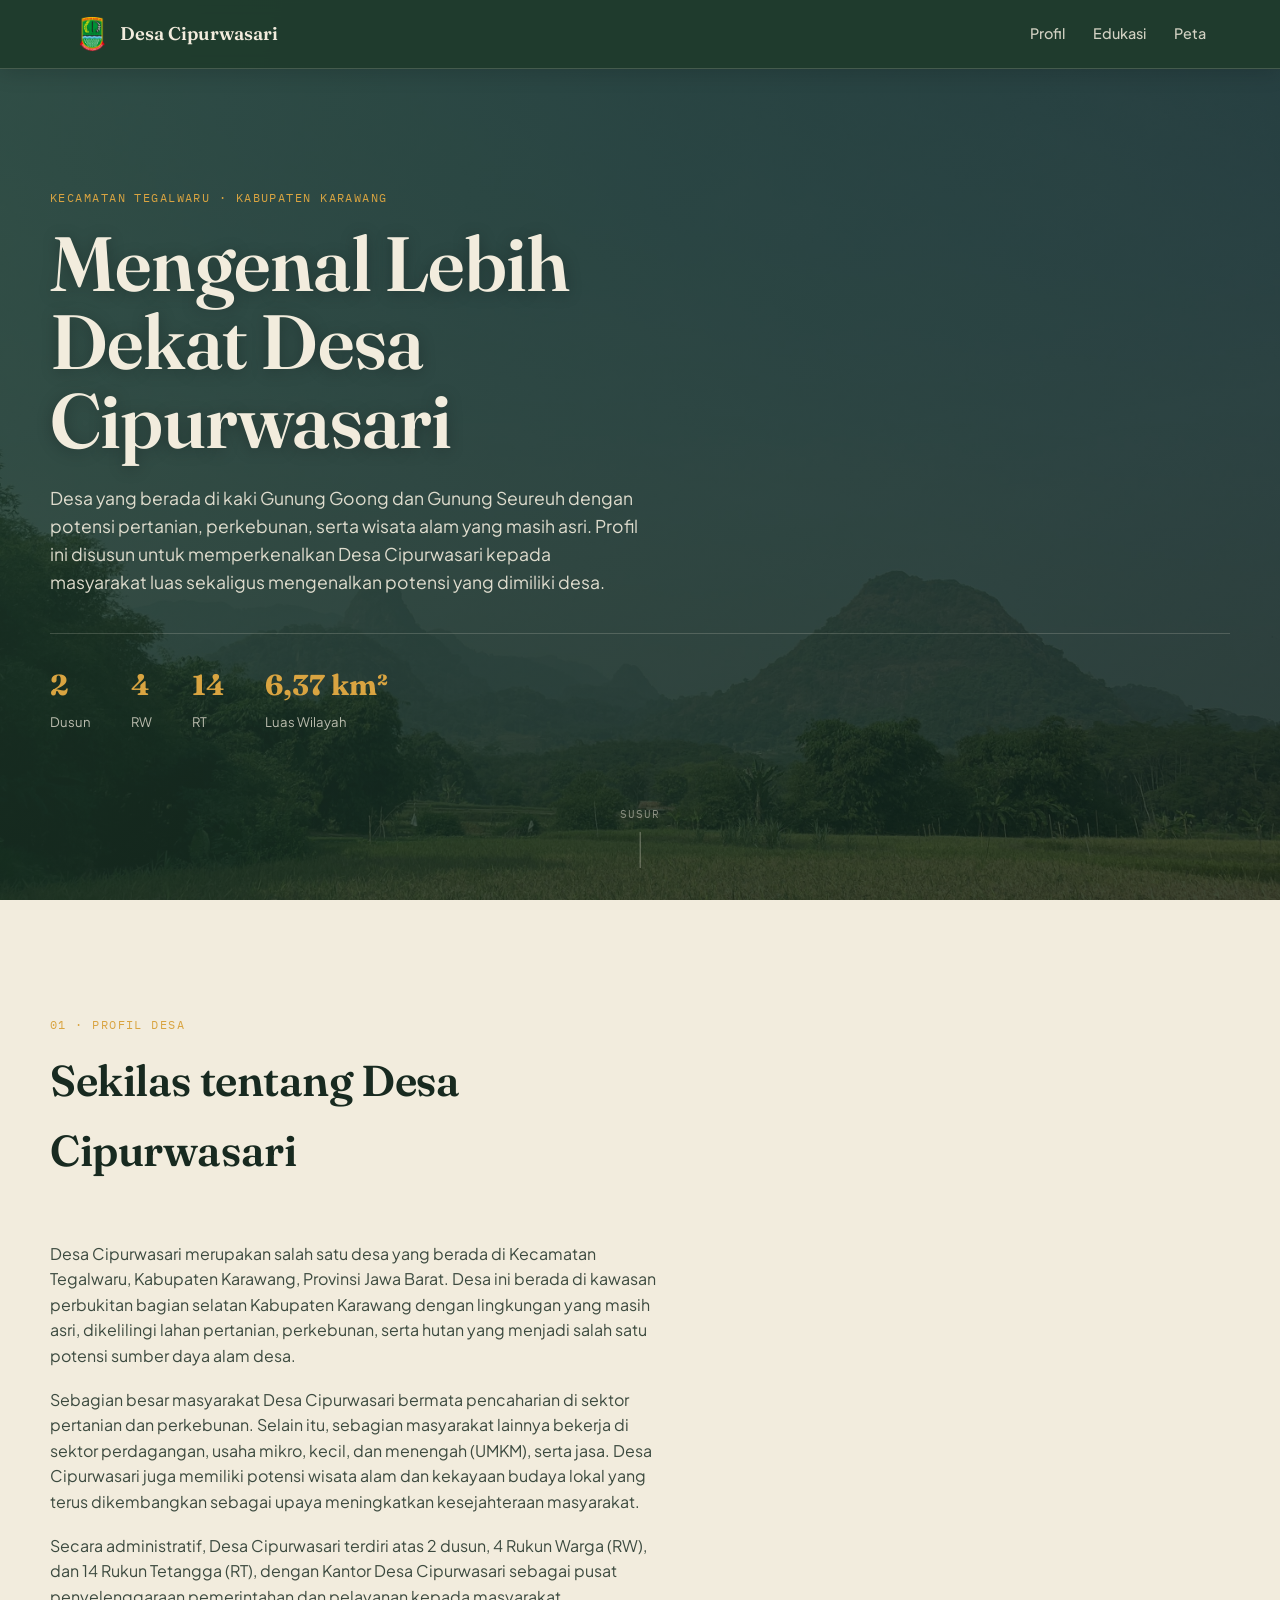
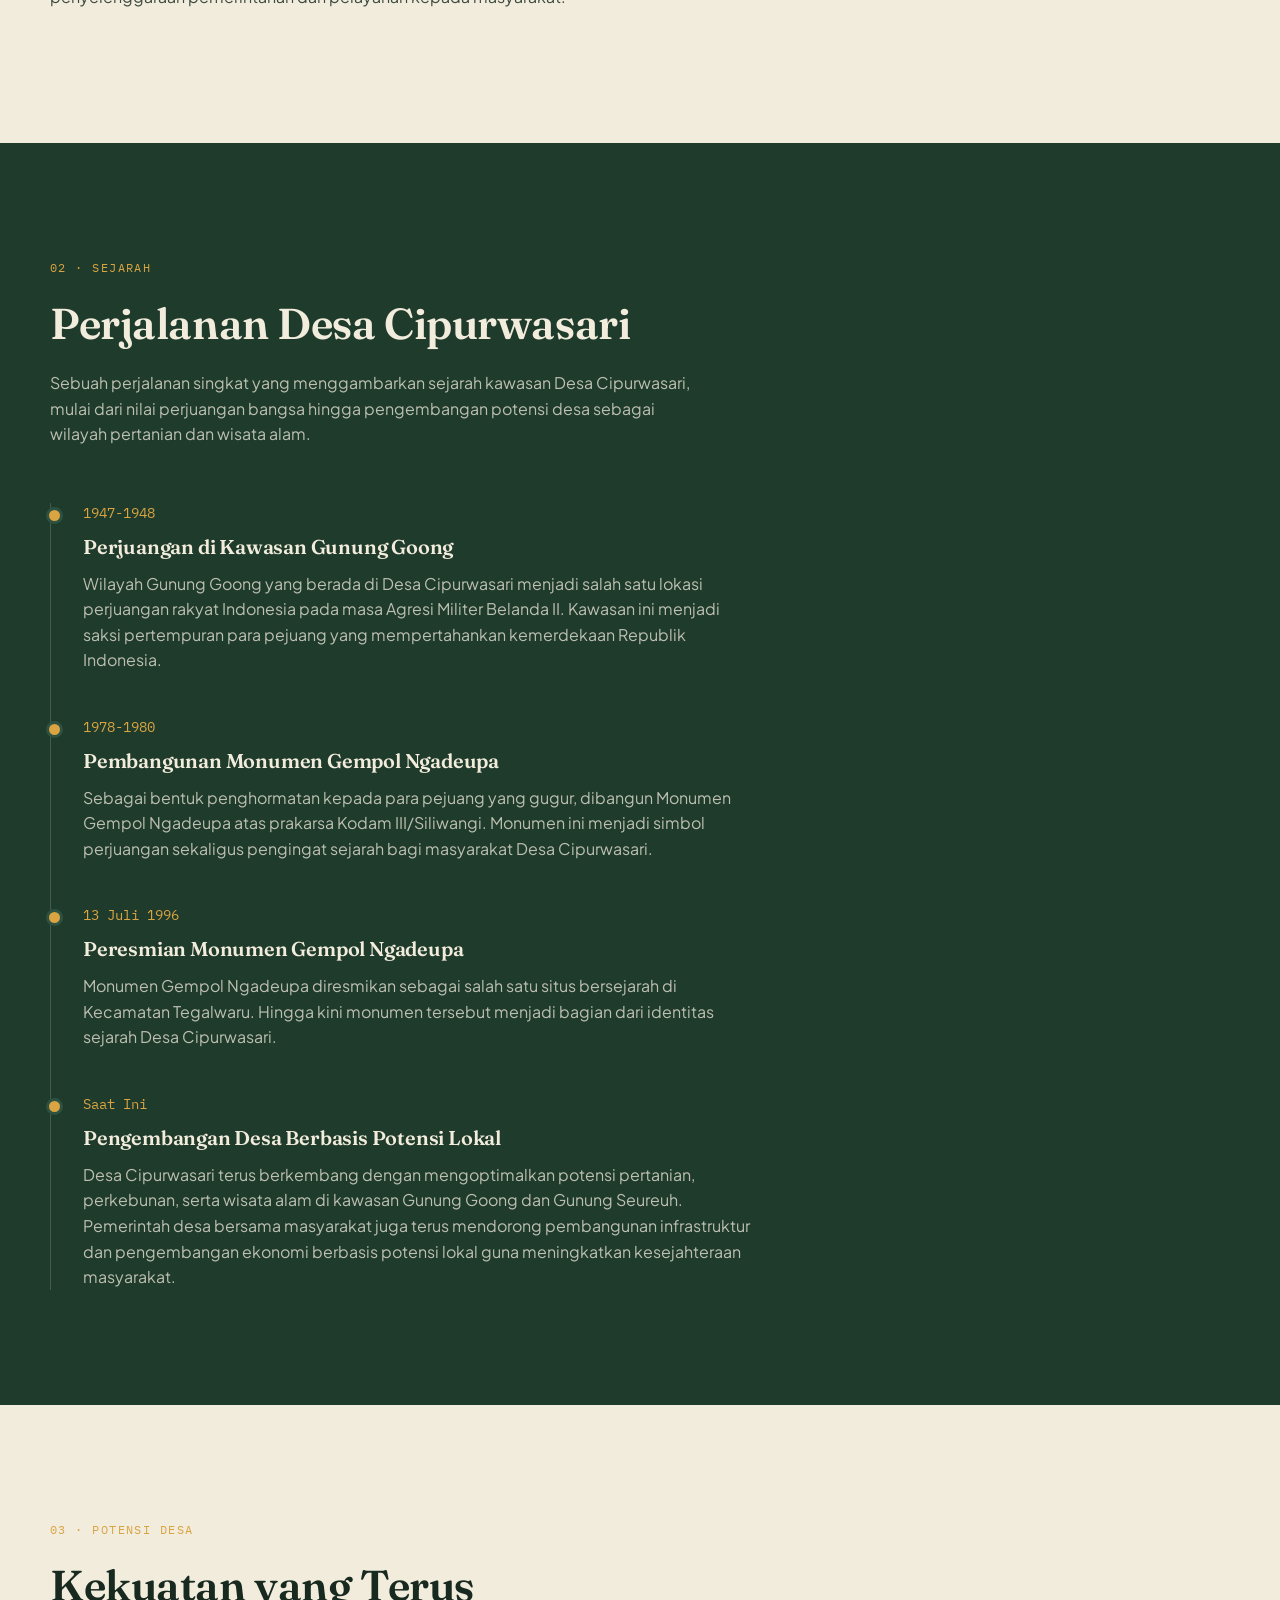
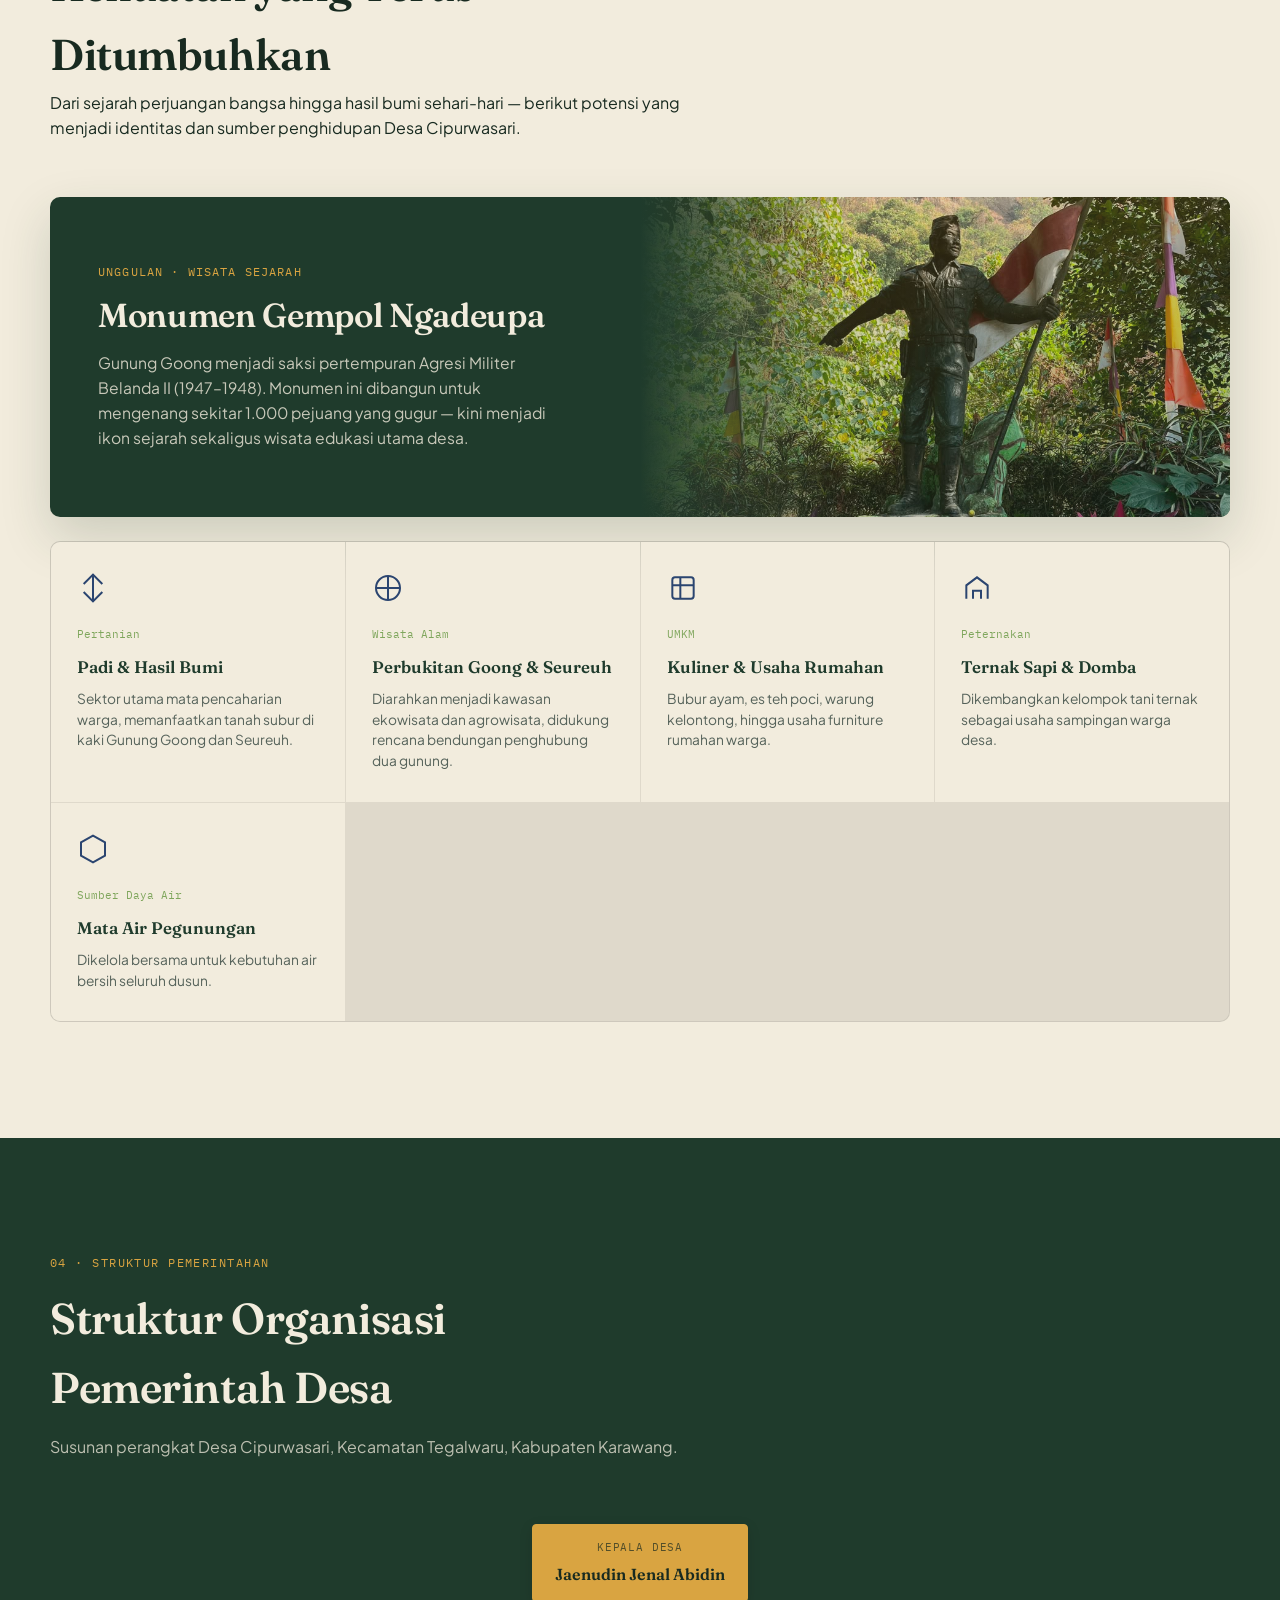
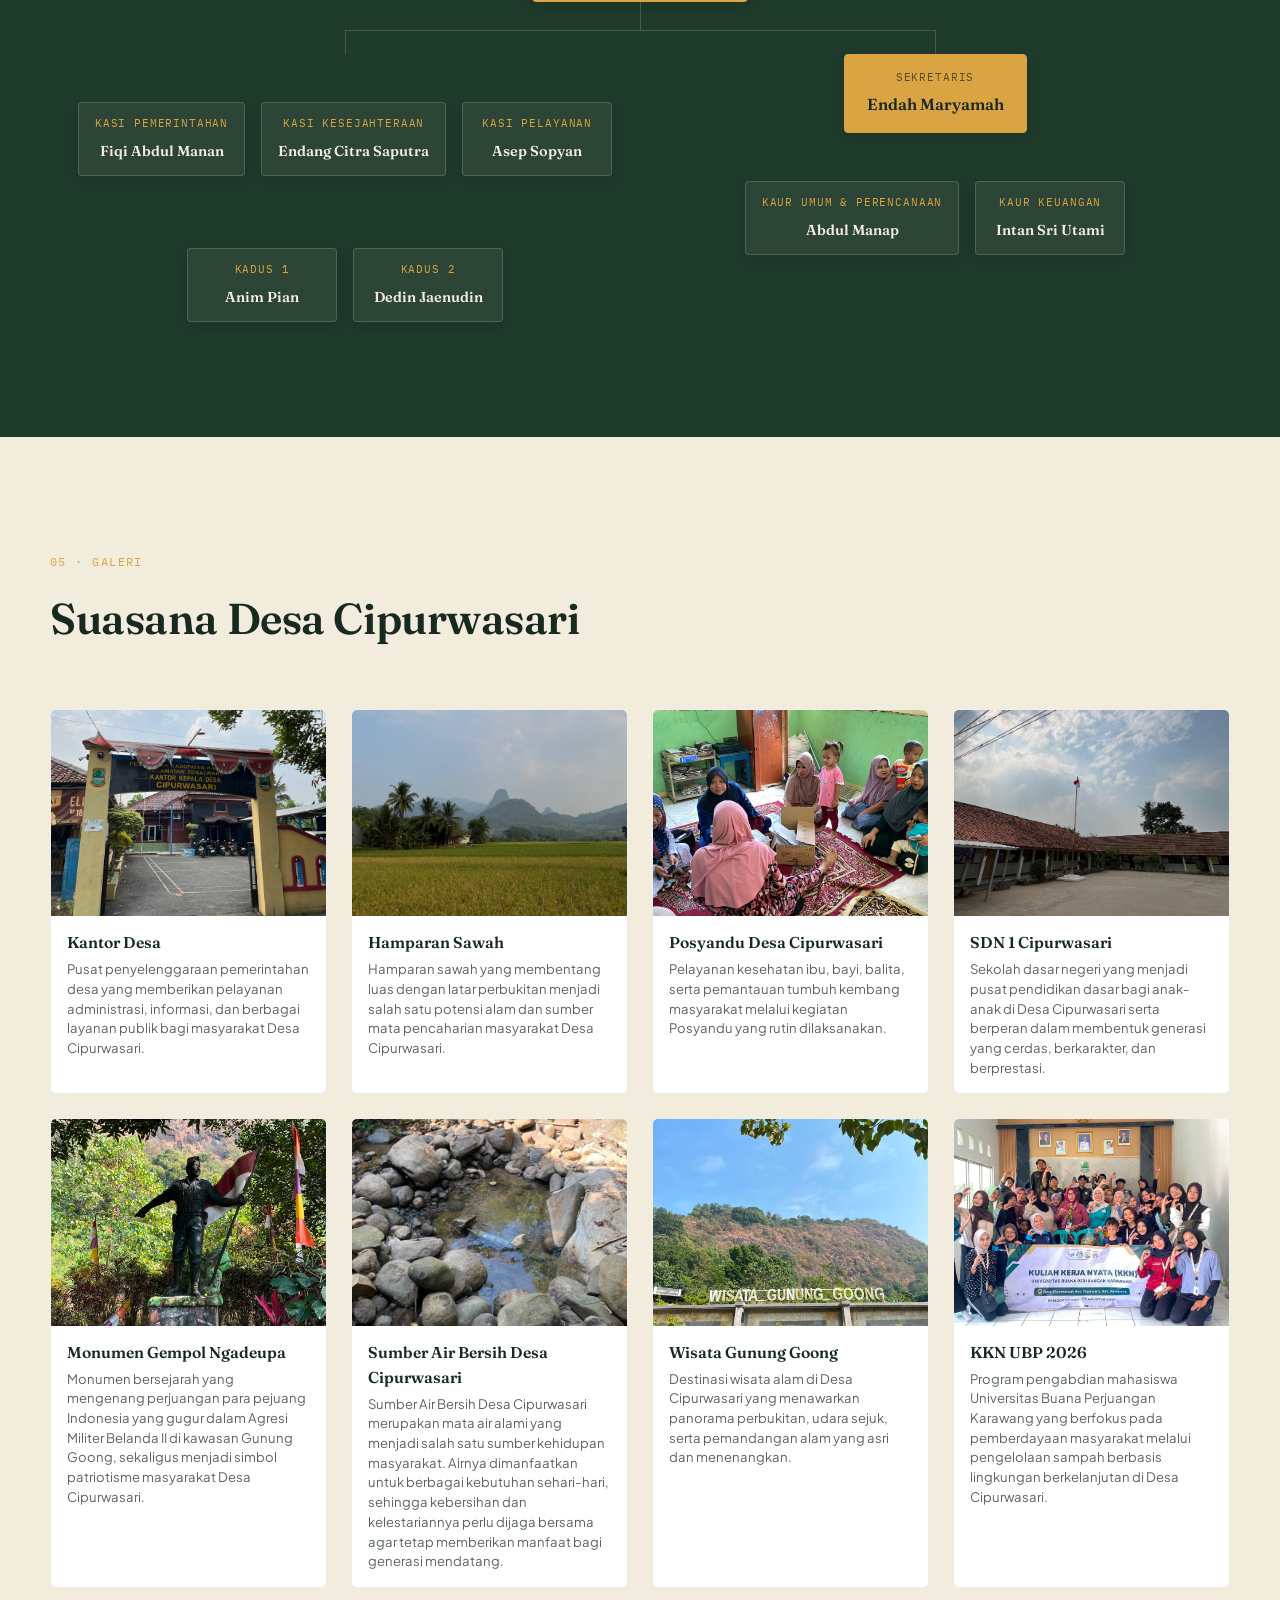
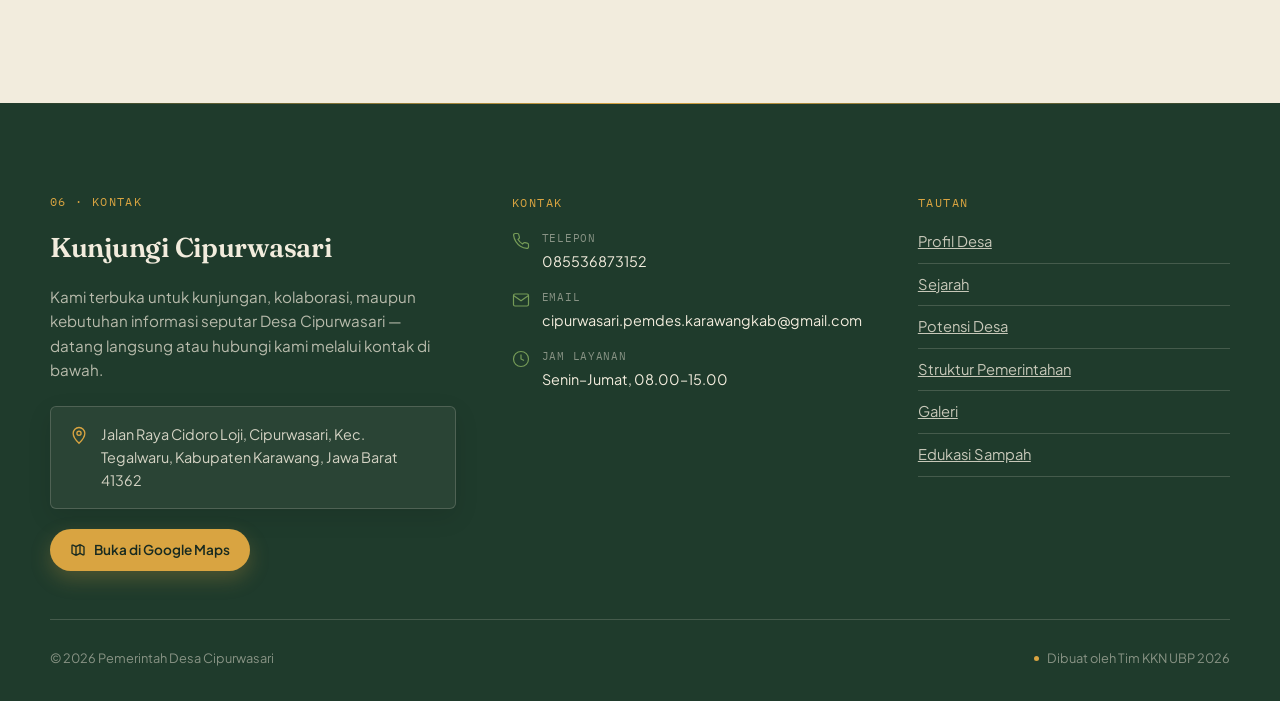
<file: index.html>
<!doctype html>
<html lang="id">
  <head>
    <meta charset="UTF-8" />
    <meta name="viewport" content="width=device-width, initial-scale=1.0" />
    <title>Desa Cipurwasari — Profil Desa</title>
    <link rel="preconnect" href="https://fonts.googleapis.com" />
    <link href="https://fonts.googleapis.com/css2?family=Fraunces:opsz,wght@9..144,400;9..144,500;9..144,600;9..144,700&family=Plus+Jakarta+Sans:wght@400;500;600;700&family=IBM+Plex+Mono:wght@400;500&display=swap" rel="stylesheet" />
    <style>
      :root {
        --green-deep: #1f3b2c;
        --green-mid: #2e5241;
        --gold: #d9a441;
        --ivory: #f2ecdd;
        --indigo: #2b4570;
        --bamboo: #7fa65c;
        --ink: #182a20;
        --line: rgba(242, 236, 221, 0.18);
      }
      * {
        box-sizing: border-box;
        margin: 0;
        padding: 0;
      }
      html {
        scroll-behavior: smooth;
      }
      body {
        font-family: "Plus Jakarta Sans", sans-serif;
        background: var(--ivory);
        color: var(--ink);
        line-height: 1.6;
        overflow-x: hidden;
      }
      h1,
      h2,
      h3,
      .display {
        font-family: "Fraunces", serif;
        font-weight: 600;
        letter-spacing: -0.01em;
      }
      .label {
        font-family: "IBM Plex Mono", monospace;
        font-size: 0.75rem;
        letter-spacing: 0.12em;
        text-transform: uppercase;
        color: var(--gold);
      }
      a {
        color: inherit;
      }
      img {
        display: block;
        max-width: 100%;
      }

      /* ===== NAV ===== */
      nav.navbar-custom {
        position: fixed;
        top: 0;
        left: 0;
        right: 0;
        z-index: 100;
        background: rgba(31, 59, 44, 0.92);
        backdrop-filter: blur(8px);
        border-bottom: 1px solid rgba(242, 236, 221, 0.18);
        padding: 16px 0;
        box-shadow: 0 4px 20px rgba(0, 0, 0, 0.15);
      }
      .navbar-custom .container {
        max-width: 1180px;
        margin: 0 auto;
        display: flex;
        align-items: center;
        justify-content: space-between;
        padding: 0 24px;
      }
      .navbar-brand {
        display: flex;
        align-items: center;
        gap: 10px;
        font-family: "Fraunces", serif;
        font-size: 1.15rem;
        font-weight: 600;
        color: var(--ivory);
        text-decoration: none;
      }
      .brand-mark {
        width: 36px;
        height: 36px;
        object-fit: contain;
      }
      .navbar-nav {
        display: flex;
        gap: 28px;
        list-style: none;
        margin: 0;
        padding: 0;
      }
      .navbar-nav .nav-link {
        color: var(--ivory);
        font-size: 0.9rem;
        font-weight: 500;
        opacity: 0.85;
        text-decoration: none;
        transition: opacity 0.2s;
      }
      .navbar-nav .nav-link:hover {
        opacity: 1;
      }
      .nav-toggle {
        display: none;
        flex-direction: column;
        gap: 5px;
        background: none;
        border: none;
        cursor: pointer;
      }
      .nav-toggle span {
        width: 24px;
        height: 2px;
        background: var(--ivory);
      }

      @media (max-width: 820px) {
        .navbar-nav {
          position: absolute;
          top: 100%;
          left: 0;
          right: 0;
          flex-direction: column;
          gap: 0;
          background: var(--green-deep);
          max-height: 0;
          overflow: hidden;
          transition: max-height 0.3s ease;
        }
        .navbar-nav.open {
          max-height: 500px;
        }
        .navbar-nav .nav-link {
          display: block;
          padding: 14px 24px;
          border-top: 1px solid rgba(242, 236, 221, 0.15);
        }
        .nav-toggle {
          display: flex;
        }
      }

      /* Kompensasi supaya konten tidak tertutup navbar fixed */
      .hero {
        padding-top: 96px !important;
      }

      /* ===== HERO ===== */
      .hero {
        position: relative;
        min-height: 100vh;
        display: flex;
        flex-direction: column;
        justify-content: center;
        color: var(--ivory);
        padding: 120px 24px 80px;
        overflow: hidden;
        background:
          linear-gradient(135deg, rgba(31, 59, 44, 0.88), rgba(15, 30, 22, 0.8)),
          url("img/Profil.jpg") center/cover no-repeat;
      }
      .contour {
        display: none;
      }
      .hero-inner {
        max-width: 1180px;
        margin: 0 auto;
        width: 100%;
        position: relative;
        z-index: 2;
      }
      .hero .label {
        margin-bottom: 18px;
        display: inline-block;
      }
      .hero h1 {
        font-size: clamp(2.6rem, 6vw, 5rem);
        line-height: 1.02;
        max-width: 14ch;
        margin-bottom: 24px;
        text-shadow: 0 2px 16px rgba(0, 0, 0, 0.25);
      }
      .hero p.lede {
        max-width: 46ch;
        font-size: 1.1rem;
        color: rgba(242, 236, 221, 0.9);
        margin-bottom: 36px;
      }
      .hero-stats {
        display: flex;
        gap: 40px;
        flex-wrap: wrap;
        border-top: 1px solid var(--line);
        padding-top: 28px;
        margin-top: 8px;
      }
      .hero-stats div strong {
        display: block;
        font-family: "Fraunces", serif;
        font-size: 1.8rem;
        color: var(--gold);
      }
      .hero-stats div span {
        font-size: 0.82rem;
        color: rgba(242, 236, 221, 0.75);
      }
      .scroll-cue {
        position: absolute;
        bottom: 32px;
        left: 50%;
        transform: translateX(-50%);
        font-family: "IBM Plex Mono", monospace;
        font-size: 0.7rem;
        letter-spacing: 0.1em;
        color: rgba(242, 236, 221, 0.5);
        display: flex;
        flex-direction: column;
        align-items: center;
        gap: 8px;
      }
      .scroll-cue .line {
        width: 1px;
        height: 36px;
        background: rgba(242, 236, 221, 0.4);
        animation: pulse 2s infinite;
      }
      @keyframes pulse {
        0%,
        100% {
          opacity: 0.3;
        }
        50% {
          opacity: 1;
        }
      }

      /* ===== SECTION shared ===== */
      section {
        padding: clamp(72px, 9vw, 120px) 24px;
      }
      .section-inner {
        max-width: 1180px;
        margin: 0 auto;
      }
      .section-head {
        max-width: 640px;
        margin-bottom: 56px;
      }
      .section-head .label {
        display: block;
        margin-bottom: 12px;
      }
      .section-head h2 {
        font-size: clamp(1.9rem, 3.4vw, 2.7rem);
      }

      /* ===== PROFIL ===== */
      .profil {
        background: var(--ivory);
      }
      .profil-grid {
        display: block;
        max-width: 760px;
      }
      .profil-text p {
        margin-bottom: 18px;
        color: #3c4a3f;
        max-width: 52ch;
      }
      .info-card {
        background: var(--green-deep);
        color: var(--ivory);
        border-radius: 4px;
        padding: 32px;
        box-shadow: 0 8px 24px rgba(0, 0, 0, 0.1);
      }
      .info-card .row {
        display: flex;
        justify-content: space-between;
        padding: 14px 0;
        border-bottom: 1px solid var(--line);
        font-size: 0.92rem;
      }
      .info-card .row:last-child {
        border-bottom: none;
      }
      .info-card .row span:first-child {
        color: rgba(242, 236, 221, 0.6);
      }
      .info-card .row span:last-child {
        font-weight: 600;
        text-align: right;
      }

      
      /* ===== SEJARAH (timeline) ===== */
      .sejarah {
        background: var(--green-deep);
        color: var(--ivory);
      }
      .sejarah .section-head p {
        color: rgba(242, 236, 221, 0.75);
        margin-top: 12px;
      }
      .timeline {
        position: relative;
        padding-left: 32px;
        border-left: 1px solid var(--line);
      }
      .t-item {
        position: relative;
        padding-bottom: 44px;
      }
      .t-item:last-child {
        padding-bottom: 0;
      }
      .t-item::before {
        content: "";
        position: absolute;
        left: -37px;
        top: 4px;
        width: 11px;
        height: 11px;
        border-radius: 50%;
        background: var(--gold);
        border: 3px solid var(--green-mid);
      }
      .t-item .yr {
        font-family: "IBM Plex Mono", monospace;
        color: var(--gold);
        font-size: 0.85rem;
        margin-bottom: 6px;
        display: block;
      }
      .t-item h3 {
        font-size: 1.25rem;
        margin-bottom: 8px;
      }
      .t-item p {
        color: rgba(242, 236, 221, 0.75);
        max-width: 56ch;
      }

      /* ===== POTENSI ===== */
      .potensi {
        background: var(--ivory);
      }
      .potensi-layout {
        display: flex;
        flex-direction: column;
        gap: 24px;
      }

      /* Kartu unggulan */
      .p-featured {
        display: grid;
        grid-template-columns: 1fr 1fr;
        background: var(--green-deep);
        color: var(--ivory);
        border-radius: 10px;
        overflow: hidden;
        min-height: 320px;
        box-shadow: 0 20px 50px rgba(31, 59, 44, 0.18);
      }
      .p-featured-text {
        padding: 48px;
        display: flex;
        flex-direction: column;
        justify-content: center;
      }
      .p-featured-text .tag {
        font-family: "IBM Plex Mono", monospace;
        font-size: 0.72rem;
        letter-spacing: 0.1em;
        text-transform: uppercase;
        color: var(--gold);
        margin-bottom: 14px;
        display: inline-block;
      }
      .p-featured-text h3 {
        font-size: clamp(1.5rem, 2.6vw, 2.1rem);
        margin-bottom: 16px;
        line-height: 1.15;
      }
      .p-featured-text p {
        color: rgba(242, 236, 221, 0.8);
        font-size: 0.98rem;
        max-width: 42ch;
      }
      .p-featured-visual {
        position: relative;
        background:
          linear-gradient(160deg, rgba(217, 164, 65, 0.25), rgba(31, 59, 44, 0.4)),
          url("img/gempolngadeupa.jpg") center/cover;
        min-height: 220px;
      }
      .p-featured-visual::after {
        content: "";
        position: absolute;
        inset: 0;
        background: linear-gradient(90deg, var(--green-deep), transparent 35%);
      }
      @media (max-width: 820px) {
        .p-featured {
          grid-template-columns: 1fr;
        }
        .p-featured-visual {
          order: -1;
          min-height: 200px;
        }
        .p-featured-text {
          padding: 32px 28px;
        }
      }

      /* Grid kartu pendukung */
      .p-grid {
        display: grid;
        grid-template-columns: repeat(4, 1fr);
        gap: 1px;
        background: rgba(0, 0, 0, 0.08);
        border: 1px solid rgba(0, 0, 0, 0.08);
        border-radius: 10px;
        overflow: hidden;
      }
      .p-card {
        position: relative;
        background: var(--ivory);
        padding: 30px 26px;
        transition: background 0.25s ease, box-shadow 0.25s ease;
      }
      .p-card:hover {
        background: #fff;
        box-shadow: inset 0 0 0 1px rgba(217, 164, 65, 0.25);
      }
      .p-card .icon {
        width: 32px;
        height: 32px;
        margin-bottom: 16px;
        color: var(--indigo);
      }
      .p-card .num {
        font-family: "IBM Plex Mono", monospace;
        font-size: 0.7rem;
        color: var(--bamboo);
        margin-bottom: 10px;
        display: block;
      }
      .p-card h4 {
        font-family: "Fraunces", serif;
        font-weight: 600;
        font-size: 1.05rem;
        margin-bottom: 8px;
        color: var(--green-deep);
      }
      .p-card p {
        font-size: 0.86rem;
        color: #55625a;
        line-height: 1.5;
      }
      @media (max-width: 980px) {
        .p-grid {
          grid-template-columns: repeat(2, 1fr);
        }
      }
      @media (max-width: 560px) {
        .p-grid {
          grid-template-columns: 1fr;
        }
      }

      /* ===== STRUKTUR / DIREKTORI ===== */
      .struktur {
        background: var(--green-deep);
        color: var(--ivory);
      }
      .struktur .section-head p {
        color: rgba(242, 236, 221, 0.75);
        margin-top: 12px;
        max-width: 60ch;
      }
      .org-top {
        display: flex;
        gap: 24px;
        margin-bottom: 56px;
        flex-wrap: wrap;
      }
      .org-chip {
        border: 1px solid var(--line);
        padding: 18px 24px;
        border-radius: 4px;
        flex: 1;
        min-width: 220px;
      }
      .org-chip .label {
        margin-bottom: 6px;
        display: block;
      }
      .org-chip strong {
        font-family: "Fraunces", serif;
        font-size: 1.1rem;
      }

      .dusun-block {
        margin-bottom: 48px;
      }
      .dusun-block:last-child {
        margin-bottom: 0;
      }
      .dusun-head {
        display: flex;
        align-items: baseline;
        gap: 14px;
        margin-bottom: 22px;
        border-bottom: 1px solid var(--line);
        padding-bottom: 14px;
      }
      .dusun-head .num {
        font-family: "IBM Plex Mono", monospace;
        color: var(--gold);
        font-size: 1rem;
      }
      .dusun-head h3 {
        font-size: 1.3rem;
      }

      .rt-grid {
        display: grid;
        grid-template-columns: repeat(3, 1fr);
        gap: 20px;
      }
      @media (max-width: 900px) {
        .rt-grid {
          grid-template-columns: repeat(2, 1fr);
        }
      }
      @media (max-width: 600px) {
        .rt-grid {
          grid-template-columns: 1fr;
        }
      }

      .rt-card {
        background: rgba(242, 236, 221, 0.05);
        border: 1px solid var(--line);
        border-radius: 4px;
        overflow: hidden;
      }
      .rt-photo {
        aspect-ratio: 4/3;
        width: 100%;
        background: linear-gradient(135deg, rgba(217, 164, 65, 0.15), rgba(127, 166, 92, 0.12));
        display: flex;
        align-items: center;
        justify-content: center;
        border-bottom: 1px solid var(--line);
        position: relative;
      }
      .rt-photo svg {
        width: 44px;
        height: 44px;
        opacity: 0.55;
      }
      .rt-photo .ph-tag {
        position: absolute;
        bottom: 8px;
        left: 8px;
        font-family: "IBM Plex Mono", monospace;
        font-size: 0.62rem;
        background: rgba(0, 0, 0, 0.35);
        padding: 3px 8px;
        border-radius: 2px;
        letter-spacing: 0.04em;
        color: rgba(242, 236, 221, 0.85);
      }
      .rt-info {
        padding: 16px 18px;
      }
      .rt-info .role {
        font-family: "IBM Plex Mono", monospace;
        font-size: 0.7rem;
        color: var(--gold);
        letter-spacing: 0.06em;
        margin-bottom: 4px;
        display: block;
      }
      .rt-info h4 {
        font-family: "Fraunces", serif;
        font-size: 1.05rem;
        margin-bottom: 6px;
      }
      .rt-info p {
        font-size: 0.82rem;
        color: rgba(242, 236, 221, 0.65);
      }

      /* ===== ORG CHART ===== */
      .org-chart {
        display: flex;
        flex-direction: column;
        align-items: center;
        padding-top: 8px;
      }
      .org-node {
        background: rgba(242, 236, 221, 0.06);
        border: 1px solid var(--line);
        border-radius: 4px;
        padding: 14px 22px;
        text-align: center;
        min-width: 180px;
        box-shadow: 0 4px 14px rgba(0, 0, 0, 0.12);
        transition: transform 0.2s ease, box-shadow 0.2s ease;
      }
      .org-node:hover {
        transform: translateY(-2px);
        box-shadow: 0 8px 20px rgba(0, 0, 0, 0.18);
      }
      .org-node.top {
        background: var(--gold);
        border-color: var(--gold);
      }
      .org-node.top .org-role {
        color: rgba(24, 42, 32, 0.7);
      }
      .org-node.top .org-name {
        color: var(--ink);
      }
      .org-role {
        display: block;
        font-family: "IBM Plex Mono", monospace;
        font-size: 0.66rem;
        letter-spacing: 0.08em;
        text-transform: uppercase;
        color: var(--gold);
        margin-bottom: 5px;
      }
      .org-name {
        font-family: "Fraunces", serif;
        font-size: 1rem;
        font-weight: 600;
      }

      .org-level0 {
        margin-bottom: 0;
      }
      .org-connector-v {
        width: 1px;
        height: 28px;
        background: var(--line);
      }
      .org-branch-row {
        display: flex;
        justify-content: center;
        gap: 0;
        width: 100%;
        margin-top: 0;
      }
      .org-branch {
        display: flex;
        flex-direction: column;
        align-items: center;
        flex: 1;
        position: relative;
        padding: 0 18px;
      }
      .org-branch::before {
        content: "";
        position: absolute;
        top: 0;
        left: 50%;
        right: -50%;
        height: 1px;
        background: var(--line);
      }
      .org-branch:first-child::before {
        left: 50%;
        right: 0;
      }
      .org-branch:last-child::before {
        left: 0;
        right: 50%;
      }
      .org-branch:only-child::before {
        display: none;
      }
      .org-branch .stem {
        width: 1px;
        height: 24px;
        background: var(--line);
        margin-bottom: 0;
      }
      .org-branch .org-node {
        margin-top: 24px;
      }

      .org-children {
        display: flex;
        justify-content: center;
        gap: 16px;
        flex-wrap: wrap;
        margin-top: 24px;
        width: 100%;
      }
      .org-children .org-node {
        min-width: 150px;
        padding: 12px 16px;
      }
      .org-children .org-node .org-name {
        font-size: 0.9rem;
      }

      .kadus-wrap {
        margin-top: 24px;
        width: 100%;
        display: flex;
        justify-content: center;
      }
      .kadus-wrap .org-branch {
        padding: 0 14px;
      }

      @media (max-width: 820px) {
        .org-branch-row {
          flex-direction: column;
          align-items: center;
        }
        .org-branch {
          padding: 0;
          margin-bottom: 32px;
        }
        .org-branch::before {
          display: none;
        }
        .org-branch .stem {
          height: 24px;
        }
      }

      /* ===== GALERI ===== */
      .g-grid {
        display: grid;
        grid-template-columns: repeat(4, 1fr);
        gap: 24px;
      }
      .g-item {
        background: #fff;
        border: 1px solid rgba(0, 0, 0, 0.07);
        border-radius: 6px;
        overflow: hidden;
        transition: transform 0.25s ease, box-shadow 0.25s ease;
      }
      .g-item:hover {
        transform: translateY(-4px);
        box-shadow: 0 12px 28px rgba(31, 59, 44, 0.14);
      }
      .g-photo {
        aspect-ratio: 4/3;
        width: 100%;
        overflow: hidden;
        background: linear-gradient(135deg, rgba(127, 166, 92, 0.18), rgba(46, 82, 65, 0.18));
        position: relative;
      }
      .g-photo img {
        width: 100%;
        height: 100%;
        object-fit: cover;
        transition: transform 0.4s ease;
      }
      .g-item:hover .g-photo img {
        transform: scale(1.06);
      }
      .g-photo .g-placeholder {
        position: absolute;
        inset: 0;
        display: flex;
        align-items: center;
        justify-content: center;
        font-family: "IBM Plex Mono", monospace;
        font-size: 0.66rem;
        color: rgba(31, 59, 44, 0.4);
        text-align: center;
        padding: 0 14px;
      }
      .g-caption {
        padding: 14px 16px 16px;
      }
      .g-caption .g-title {
        font-family: "Fraunces", serif;
        font-size: 0.98rem;
        font-weight: 600;
        display: block;
        margin-bottom: 4px;
      }
      .g-caption p {
        font-size: 0.82rem;
        color: #5a665c;
        line-height: 1.5;
      }
      @media (max-width: 900px) {
        .g-grid {
          grid-template-columns: repeat(2, 1fr);
        }
      }
      @media (max-width: 480px) {
        .g-grid {
          grid-template-columns: 1fr;
        }
      }

      /* ===== KONTAK / FOOTER ===== */
      footer {
        background: var(--green-deep);
        color: var(--ivory);
        padding: 90px 24px 32px;
        position: relative;
      }
      footer::before {
        content: "";
        position: absolute;
        top: 0;
        left: 0;
        right: 0;
        height: 1px;
        background: linear-gradient(90deg, transparent, var(--gold), transparent);
      }
      .foot-grid {
        max-width: 1180px;
        margin: 0 auto;
        display: grid;
        grid-template-columns: 1.3fr 1fr 1fr;
        gap: 56px;
        padding-bottom: 48px;
        border-bottom: 1px solid var(--line);
      }

      .foot-main .eyebrow-foot {
        font-family: "IBM Plex Mono", monospace;
        font-size: 0.72rem;
        letter-spacing: 0.12em;
        text-transform: uppercase;
        color: var(--gold);
        display: block;
        margin-bottom: 14px;
      }
      .foot-grid h3 {
        font-size: 1.7rem;
        margin-bottom: 16px;
      }
      .foot-grid > .foot-main > p {
        color: rgba(242, 236, 221, 0.72);
        max-width: 40ch;
        font-size: 0.95rem;
        margin-bottom: 24px;
      }
      .foot-address {
        display: flex;
        gap: 12px;
        align-items: flex-start;
        padding: 16px 18px;
        background: rgba(242, 236, 221, 0.05);
        border: 1px solid var(--line);
        border-radius: 6px;
        margin-bottom: 20px;
        box-shadow: 0 8px 24px rgba(0, 0, 0, 0.1);
      }
      .foot-address svg {
        flex-shrink: 0;
        margin-top: 2px;
        color: var(--gold);
      }
      .foot-address p {
        font-size: 0.9rem;
        color: rgba(242, 236, 221, 0.85);
        margin: 0;
        max-width: 32ch;
      }

      .btn-maps {
        display: inline-flex;
        align-items: center;
        gap: 8px;
        font-family: "Plus Jakarta Sans", sans-serif;
        font-size: 0.85rem;
        font-weight: 600;
        color: var(--ink);
        background: var(--gold);
        padding: 10px 20px;
        border-radius: 50px;
        text-decoration: none;
        transition: transform 0.2s ease, box-shadow 0.2s ease;
        box-shadow: 0 8px 20px rgba(217, 164, 65, 0.25);
      }
      .btn-maps:hover {
        transform: translateY(-2px);
        box-shadow: 0 12px 28px rgba(217, 164, 65, 0.35);
      }

      .foot-col .label {
        display: block;
        margin-bottom: 18px;
      }
      .foot-item {
        display: flex;
        gap: 12px;
        align-items: flex-start;
        margin-bottom: 16px;
      }
      .foot-item svg {
        flex-shrink: 0;
        margin-top: 2px;
        color: var(--bamboo);
        opacity: 0.9;
      }
      .foot-item div p {
        margin: 0;
        font-size: 0.9rem;
      }
      .foot-item div span.small-label {
        display: block;
        font-size: 0.7rem;
        color: rgba(242, 236, 221, 0.5);
        text-transform: uppercase;
        letter-spacing: 0.06em;
        margin-bottom: 2px;
        font-family: "IBM Plex Mono", monospace;
      }

      .foot-col .link-list a {
        display: block;
        font-size: 0.92rem;
        color: rgba(242, 236, 221, 0.8);
        padding: 9px 0;
        border-bottom: 1px solid var(--line);
        transition: color 0.2s, padding-left 0.2s;
      }
      .foot-col .link-list a:first-child {
        padding-top: 0;
      }
      .foot-col .link-list a:hover {
        color: var(--gold);
        padding-left: 4px;
      }

      .foot-bottom {
        max-width: 1180px;
        margin: 0 auto;
        padding-top: 28px;
        display: flex;
        justify-content: space-between;
        align-items: center;
        flex-wrap: wrap;
        gap: 12px;
        font-size: 0.8rem;
        color: rgba(242, 236, 221, 0.5);
      }
      .foot-bottom .made-by {
        display: flex;
        align-items: center;
        gap: 8px;
      }
      .foot-bottom .made-by span.dot {
        width: 5px;
        height: 5px;
        border-radius: 50%;
        background: var(--gold);
      }

      @media (max-width: 820px) {
        .foot-grid {
          grid-template-columns: 1fr;
          gap: 40px;
        }
      }

      .reveal {
        opacity: 0;
        transform: translateY(24px);
        transition:
          opacity 0.7s ease,
          transform 0.7s ease;
      }
      .reveal.in {
        opacity: 1;
        transform: translateY(0);
      }
    </style>
  </head>
  <body>
    <nav class="navbar-custom">
      <div class="container">
        <a class="navbar-brand" href="index.html">
          <img src="img/logodeda.png" alt="Logo Kabupaten Karawang" class="brand-mark" />
          Desa Cipurwasari
        </a>
        <button class="nav-toggle" id="navToggle" aria-label="Buka menu"><span></span><span></span><span></span></button>
        <div class="navbar-nav" id="navList">
          <a class="nav-link" href="index.html">Profil</a>
          <a class="nav-link" href="edukasi.html">Edukasi</a>
          <a class="nav-link" href="peta.html">Peta</a>
        </div>
      </div>
    </nav>

    <!-- ===== HERO ===== -->
    <section class="hero" id="beranda">
      <svg class="contour" viewBox="0 0 1200 800" preserveAspectRatio="none">
        <path d="M0,650 C200,600 300,700 500,640 C700,580 800,660 1200,600" stroke="#D9A441" stroke-width="1.5" fill="none" />
        <path d="M0,700 C220,660 340,740 540,690 C740,630 820,710 1200,650" stroke="#F2ECDD" stroke-width="1" fill="none" />
        <path d="M0,600 C180,560 280,630 480,590 C680,540 780,610 1200,560" stroke="#D9A441" stroke-width="1" fill="none" />
        <path d="M0,750 C240,710 360,780 560,740 C760,690 840,760 1200,700" stroke="#7FA65C" stroke-width="1" fill="none" />
      </svg>
      <div class="hero-inner">
        <span class="label">Kecamatan Tegalwaru · Kabupaten Karawang</span>
        <h1>Mengenal Lebih Dekat Desa Cipurwasari</h1>
        <p class="lede">
          Desa yang berada di kaki Gunung Goong dan Gunung Seureuh dengan potensi pertanian, perkebunan, serta wisata alam yang masih asri. Profil ini disusun untuk memperkenalkan Desa Cipurwasari kepada masyarakat luas sekaligus
          mengenalkan potensi yang dimiliki desa.
        </p>
        <div class="hero-stats">
          <div><strong>2</strong><span>Dusun</span></div>
          <div><strong>4</strong><span>RW</span></div>
          <div><strong>14</strong><span>RT</span></div>
          <div><strong>6,37 km²</strong><span>Luas Wilayah</span></div>
        </div>
      </div>
      <div class="scroll-cue">
        <span>SUSUR</span>
        <div class="line"></div>
      </div>
    </section>

    <!-- ===== PROFIL ===== -->
    <section class="profil" id="profil">
      <div class="section-inner">
        <div class="section-head reveal">
          <span class="label">01 · Profil Desa</span>
          <h2>Sekilas tentang Desa Cipurwasari</h2>
        </div>
        <div class="profil-grid">
          <div class="profil-text reveal">
            <p>
              Desa Cipurwasari merupakan salah satu desa yang berada di Kecamatan Tegalwaru, Kabupaten Karawang, Provinsi Jawa Barat. Desa ini berada di kawasan perbukitan bagian selatan Kabupaten Karawang dengan lingkungan yang masih asri, dikelilingi lahan pertanian, perkebunan, serta hutan yang menjadi salah satu potensi sumber daya alam desa.
            </p>
            <p>Sebagian besar masyarakat Desa Cipurwasari bermata pencaharian di sektor pertanian dan perkebunan. Selain itu, sebagian masyarakat lainnya bekerja di sektor perdagangan, usaha mikro, kecil, dan menengah (UMKM), serta jasa. Desa Cipurwasari juga memiliki potensi wisata alam dan kekayaan budaya lokal yang terus dikembangkan sebagai upaya meningkatkan kesejahteraan masyarakat.</p>
            <p>Secara administratif, Desa Cipurwasari terdiri atas 2 dusun, 4 Rukun Warga (RW), dan 14 Rukun Tetangga (RT), dengan Kantor Desa Cipurwasari sebagai pusat penyelenggaraan pemerintahan dan pelayanan kepada masyarakat.</p>
          </div>
        </div>
      </div>
    </section>

    <!-- ===== SEJARAH ===== -->
    <section class="sejarah" id="sejarah">
      <div class="section-inner">
        <div class="section-head reveal">
          <span class="label">02 · Sejarah</span>
          <h2>Perjalanan Desa Cipurwasari</h2>
          <p>Sebuah perjalanan singkat yang menggambarkan sejarah kawasan Desa Cipurwasari, mulai dari nilai perjuangan bangsa hingga pengembangan potensi desa sebagai wilayah pertanian dan wisata alam.</p>
        </div>
        <div class="timeline">
          <div class="t-item reveal">
            <span class="yr">1947-1948</span>
            <h3>Perjuangan di Kawasan Gunung Goong</h3>
            <p>Wilayah Gunung Goong yang berada di Desa Cipurwasari menjadi salah satu lokasi perjuangan rakyat Indonesia pada masa Agresi Militer Belanda II. Kawasan ini menjadi saksi pertempuran para pejuang yang mempertahankan kemerdekaan Republik Indonesia.</p>
          </div>
          <div class="t-item reveal">
            <span class="yr">1978-1980</span>
            <h3>Pembangunan Monumen Gempol Ngadeupa</h3>
            <p>Sebagai bentuk penghormatan kepada para pejuang yang gugur, dibangun Monumen Gempol Ngadeupa atas prakarsa Kodam III/Siliwangi. Monumen ini menjadi simbol perjuangan sekaligus pengingat sejarah bagi masyarakat Desa Cipurwasari.</p>
          </div>
          <div class="t-item reveal">
            <span class="yr">13 Juli 1996</span>
            <h3>Peresmian Monumen Gempol Ngadeupa</h3>
            <p>Monumen Gempol Ngadeupa diresmikan sebagai salah satu situs bersejarah di Kecamatan Tegalwaru. Hingga kini monumen tersebut menjadi bagian dari identitas sejarah Desa Cipurwasari.</p>
          </div>
          <div class="t-item reveal">
            <span class="yr">Saat Ini</span>
            <h3>Pengembangan Desa Berbasis Potensi Lokal</h3>
            <p>Desa Cipurwasari terus berkembang dengan mengoptimalkan potensi pertanian, perkebunan, serta wisata alam di kawasan Gunung Goong dan Gunung Seureuh. Pemerintah desa bersama masyarakat juga terus mendorong pembangunan infrastruktur dan pengembangan ekonomi berbasis potensi lokal guna meningkatkan kesejahteraan masyarakat.</p>
          </div>
        </div>
      </div>
    </section>

    <!-- ===== POTENSI ===== -->
    <section class="potensi" id="potensi">
      <div class="section-inner">
        <div class="section-head reveal">
          <span class="label">03 · Potensi Desa</span>
          <h2>Kekuatan yang Terus Ditumbuhkan</h2>
          <p>Dari sejarah perjuangan bangsa hingga hasil bumi sehari-hari — berikut potensi yang menjadi identitas dan sumber penghidupan Desa Cipurwasari.</p>
        </div>

        <div class="potensi-layout reveal">
          <!-- Kartu unggulan -->
          <div class="p-featured">
            <div class="p-featured-text">
              <span class="tag">Unggulan · Wisata Sejarah</span>
              <h3>Monumen Gempol Ngadeupa</h3>
              <p>Gunung Goong menjadi saksi pertempuran Agresi Militer Belanda II (1947–1948). Monumen ini dibangun untuk mengenang sekitar 1.000 pejuang yang gugur — kini menjadi ikon sejarah sekaligus wisata edukasi utama desa.</p>
            </div>
            <div class="p-featured-visual"></div>
          </div>

          <!-- Kartu pendukung -->
          <div class="p-grid">
            <div class="p-card">
              <svg class="icon" viewBox="0 0 24 24" fill="none" stroke="currentColor" stroke-width="1.5"><path d="M12 2v20M5 9l7-7 7 7M5 15l7 7 7-7" /></svg>
              <span class="num">Pertanian</span>
              <h4>Padi & Hasil Bumi</h4>
              <p>Sektor utama mata pencaharian warga, memanfaatkan tanah subur di kaki Gunung Goong dan Seureuh.</p>
            </div>

            <div class="p-card">
              <svg class="icon" viewBox="0 0 24 24" fill="none" stroke="currentColor" stroke-width="1.5">
                <path d="M3 12h18M12 3v18" />
                <circle cx="12" cy="12" r="9" />
              </svg>
              <span class="num">Wisata Alam</span>
              <h4>Perbukitan Goong & Seureuh</h4>
              <p>Diarahkan menjadi kawasan ekowisata dan agrowisata, didukung rencana bendungan penghubung dua gunung.</p>
            </div>

            <div class="p-card">
              <svg class="icon" viewBox="0 0 24 24" fill="none" stroke="currentColor" stroke-width="1.5">
                <rect x="4" y="4" width="16" height="16" rx="2" />
                <path d="M4 10h16M10 4v16" />
              </svg>
              <span class="num">UMKM</span>
              <h4>Kuliner & Usaha Rumahan</h4>
              <p>Bubur ayam, es teh poci, warung kelontong, hingga usaha furniture rumahan warga.</p>
            </div>

            <div class="p-card">
              <svg class="icon" viewBox="0 0 24 24" fill="none" stroke="currentColor" stroke-width="1.5">
                <path d="M4 20V10l8-6 8 6v10" />
                <path d="M9 20v-6h6v6" />
              </svg>
              <span class="num">Peternakan</span>
              <h4>Ternak Sapi & Domba</h4>
              <p>Dikembangkan kelompok tani ternak sebagai usaha sampingan warga desa.</p>
            </div>

            <div class="p-card">
              <svg class="icon" viewBox="0 0 24 24" fill="none" stroke="currentColor" stroke-width="1.5"><path d="M12 2 3 7v10l9 5 9-5V7z" /></svg>
              <span class="num">Sumber Daya Air</span>
              <h4>Mata Air Pegunungan</h4>
              <p>Dikelola bersama untuk kebutuhan air bersih seluruh dusun.</p>
            </div>
          </div>
        </div>
      </div>
    </section>

    <!-- ===== STRUKTUR / DIREKTORI RT-RW ===== -->
    <section class="struktur" id="struktur">
      <div class="section-inner">
        <div class="section-head reveal">
          <span class="label">04 · Struktur Pemerintahan</span>
          <h2>Struktur Organisasi Pemerintah Desa</h2>
          <p>Susunan perangkat Desa Cipurwasari, Kecamatan Tegalwaru, Kabupaten Karawang.</p>
        </div>

        <div class="org-chart reveal">
          <!-- Level 0: Kepala Desa -->
          <div class="org-node top">
            <span class="org-role">Kepala Desa</span>
            <span class="org-name">Jaenudin Jenal Abidin</span>
          </div>
          <div class="org-connector-v"></div>

          <!-- Level 1: dua cabang — Kasi-kasi (kiri) & Sekretaris (kanan) -->
          <div class="org-branch-row">
            <div class="org-branch">
              <div class="stem"></div>
              <div class="org-children">
                <div class="org-node">
                  <span class="org-role">Kasi Pemerintahan</span>
                  <span class="org-name">Fiqi Abdul Manan</span>
                </div>
                <div class="org-node">
                  <span class="org-role">Kasi Kesejahteraan</span>
                  <span class="org-name">Endang Citra Saputra</span>
                </div>
                <div class="org-node">
                  <span class="org-role">Kasi Pelayanan</span>
                  <span class="org-name">Asep Sopyan</span>
                </div>
              </div>

              <!-- Kadus di bawah Kasi Pelayanan -->
              <div class="kadus-wrap">
                <div class="org-children">
                  <div class="org-node">
                    <span class="org-role">Kadus 1</span>
                    <span class="org-name">Anim Pian</span>
                  </div>
                  <div class="org-node">
                    <span class="org-role">Kadus 2</span>
                    <span class="org-name">Dedin Jaenudin</span>
                  </div>
                </div>
              </div>
            </div>

            <div class="org-branch">
              <div class="stem"></div>
              <div class="org-node top" style="margin-top: 0">
                <span class="org-role">Sekretaris</span>
                <span class="org-name">Endah Maryamah</span>
              </div>
              <div class="org-children">
                <div class="org-node">
                  <span class="org-role">Kaur Umum &amp; Perencanaan</span>
                  <span class="org-name">Abdul Manap</span>
                </div>
                <div class="org-node">
                  <span class="org-role">Kaur Keuangan</span>
                  <span class="org-name">Intan Sri Utami</span>
                </div>
              </div>
            </div>
          </div>
        </div>
      </div>
    </section>

    <!-- ===== GALERI ===== -->
    <section class="galeri" id="galeri">
      <div class="section-inner">
        <div class="section-head reveal">
          <span class="label">05 · Galeri</span>
          <h2>Suasana Desa Cipurwasari</h2>
        </div>
        <div class="g-grid reveal">
          <figure class="g-item">
            <div class="g-photo">
              <img src="img/desa.jpeg" alt="Kantor Desa Cipurwasari" onerror="this.style.display='none'; this.nextElementSibling.style.display='flex';" />
              <span class="g-placeholder" style="display: none">foto/BalaiDesa.jpeg</span>
            </div>
            <figcaption class="g-caption">
              <span class="g-title">Kantor Desa</span>
              <p>Pusat penyelenggaraan pemerintahan desa yang memberikan pelayanan administrasi, informasi, dan berbagai layanan publik bagi masyarakat Desa Cipurwasari.</p>
            </figcaption>
          </figure>
          <figure class="g-item">
            <div class="g-photo">
              <img src="img/Sawah.jpeg" alt="Sawah Desa Cipurwasari" onerror="this.style.display='none'; this.nextElementSibling.style.display='flex';" />
              <span class="g-placeholder" style="display: none">img/Sawah.jpeg</span>
            </div>
            <figcaption class="g-caption">
              <span class="g-title">Hamparan Sawah</span>
              <p>Hamparan sawah yang membentang luas dengan latar perbukitan menjadi salah satu potensi alam dan sumber mata pencaharian masyarakat Desa Cipurwasari.</p>
            </figcaption>
          </figure>

          <figure class="g-item">
            <div class="g-photo">
              <img src="img/Posyandu.jpg" alt="Posyandu Desa Cipurwasari" onerror="this.style.display='none'; this.nextElementSibling.style.display='flex';" />
              <span class="g-placeholder" style="display: none">foto/Kerajinan.jpeg</span>
            </div>
            <figcaption class="g-caption">
              <span class="g-title">Posyandu Desa Cipurwasari</span>
              <p>Pelayanan kesehatan ibu, bayi, balita, serta pemantauan tumbuh kembang masyarakat melalui kegiatan Posyandu yang rutin dilaksanakan.</p>
            </figcaption>
          </figure>

          <figure class="g-item">
            <div class="g-photo">
              <img src="img/Sekolah.jpeg" alt="SDN 1 Cipurwasari" onerror="this.style.display='none'; this.nextElementSibling.style.display='flex';" />
              <span class="g-placeholder" style="display: none">foto/Sekolah.jpeg</span>
            </div>
            <figcaption class="g-caption">
              <span class="g-title">SDN 1 Cipurwasari</span>
              <p>Sekolah dasar negeri yang menjadi pusat pendidikan dasar bagi anak-anak di Desa Cipurwasari serta berperan dalam membentuk generasi yang cerdas, berkarakter, dan berprestasi.</p>
            </figcaption>
          </figure>

          <figure class="g-item">
            <div class="g-photo">
              <img src="img/gempolngadeupa.jpg" alt="Monumen Gempol Ngadeupa" onerror="this.style.display='none'; this.nextElementSibling.style.display='flex';" />
              <span class="g-placeholder" style="display: none">foto/Panen.jpeg</span>
            </div>
            <figcaption class="g-caption">
              <span class="g-title">Monumen Gempol Ngadeupa</span>
              <p>Monumen bersejarah yang mengenang perjuangan para pejuang Indonesia yang gugur dalam Agresi Militer Belanda II di kawasan Gunung Goong, sekaligus menjadi simbol patriotisme masyarakat Desa Cipurwasari.</p>
            </figcaption>
          </figure>

          <figure class="g-item">
            <div class="g-photo">
              <img src="img/air.jpg" alt="Sumber Air Bersih" onerror="this.style.display='none'; this.nextElementSibling.style.display='flex';" />
              <span class="g-placeholder" style="display: none">foto/Panen.jpeg</span>
            </div>
            <figcaption class="g-caption">
              <span class="g-title">Sumber Air Bersih Desa Cipurwasari</span>
              <p>Sumber Air Bersih Desa Cipurwasari merupakan mata air alami yang menjadi salah satu sumber kehidupan masyarakat. Airnya dimanfaatkan untuk berbagai kebutuhan sehari-hari, sehingga kebersihan dan kelestariannya perlu dijaga bersama agar tetap memberikan manfaat bagi generasi mendatang.</p>
            </figcaption>
          </figure>

          <figure class="g-item">
            <div class="g-photo">
              <img src="img/Wisata.jpg" alt="Wisata Gunung Goong" onerror="this.style.display='none'; this.nextElementSibling.style.display='flex';" />
              <span class="g-placeholder" style="display: none">foto/UMKM.jpeg</span>
            </div>
            <figcaption class="g-caption">
              <span class="g-title">Wisata Gunung Goong</span>
              <p>Destinasi wisata alam di Desa Cipurwasari yang menawarkan panorama perbukitan, udara sejuk, serta pemandangan alam yang asri dan menenangkan.</p>
            </figcaption>
          </figure>

          <figure class="g-item">
            <div class="g-photo">
              <img src="img/KKN.jpeg" alt="KKN UBP 2026" onerror="this.style.display='none'; this.nextElementSibling.style.display='flex';" />
              <span class="g-placeholder" style="display: none">foto/GotongRoyong.jpeg</span>
            </div>
            <figcaption class="g-caption">
              <span class="g-title">KKN UBP 2026</span>
              <p>Program pengabdian mahasiswa Universitas Buana Perjuangan Karawang yang berfokus pada pemberdayaan masyarakat melalui pengelolaan sampah berbasis lingkungan berkelanjutan di Desa Cipurwasari.</p>
            </figcaption>
          </figure>
        </div>
      </div>
    </section>

    <!-- ===== KONTAK / FOOTER ===== -->
    <footer id="kontak">
      <div class="foot-grid">
        <div class="foot-main">
          <span class="eyebrow-foot">06 · Kontak</span>
          <h3>Kunjungi Cipurwasari</h3>
          <p>Kami terbuka untuk kunjungan, kolaborasi, maupun kebutuhan informasi seputar Desa Cipurwasari — datang langsung atau hubungi kami melalui kontak di bawah.</p>

          <div class="foot-address">
            <svg width="20" height="20" viewBox="0 0 24 24" fill="none" stroke="currentColor" stroke-width="1.6">
              <path d="M12 22s7-6.5 7-12a7 7 0 1 0-14 0c0 5.5 7 12 7 12z" />
              <circle cx="12" cy="10" r="2.5" />
            </svg>
            <p>Jalan Raya Cidoro Loji, Cipurwasari, Kec. Tegalwaru, Kabupaten Karawang, Jawa Barat 41362</p>
          </div>

          <a href="https://www.google.com/maps/search/?api=1&query=Cipurwasari+Tegalwaru+Karawang" target="_blank" class="btn-maps">
            <svg width="16" height="16" viewBox="0 0 24 24" fill="none" stroke="currentColor" stroke-width="2">
              <path d="M9 20l-5.447-2.724A1 1 0 0 1 3 16.382V5.618a1 1 0 0 1 1.447-.894L9 7m0 13l6-3m-6 3V7m6 10l4.553 2.276A1 1 0 0 0 21 18.382V7.618a1 1 0 0 0-.553-.894L15 4m0 13V4m0 0L9 7" />
            </svg>
            Buka di Google Maps
          </a>
        </div>

        <div class="foot-col">
          <span class="label">Kontak</span>

          <div class="foot-item">
            <svg width="18" height="18" viewBox="0 0 24 24" fill="none" stroke="currentColor" stroke-width="1.6">
              <path d="M22 16.92v3a2 2 0 0 1-2.18 2 19.79 19.79 0 0 1-8.63-3.07 19.5 19.5 0 0 1-6-6 19.79 19.79 0 0 1-3.07-8.67A2 2 0 0 1 4.11 2h3a2 2 0 0 1 2 1.72c.127.96.362 1.903.7 2.81a2 2 0 0 1-.45 2.11L8.09 9.91a16 16 0 0 0 6 6l1.27-1.27a2 2 0 0 1 2.11-.45c.907.338 1.85.573 2.81.7A2 2 0 0 1 22 16.92z" />
            </svg>
            <div>
              <span class="small-label">Telepon</span>
              <p>085536873152</p>
            </div>
          </div>

          <div class="foot-item">
            <svg width="18" height="18" viewBox="0 0 24 24" fill="none" stroke="currentColor" stroke-width="1.6">
              <rect x="2" y="4" width="20" height="16" rx="2" />
              <path d="m22 6-10 7L2 6" />
            </svg>
            <div>
              <span class="small-label">Email</span>
              <p>cipurwasari.pemdes.karawangkab@gmail.com</p>
            </div>
          </div>

          <div class="foot-item">
            <svg width="18" height="18" viewBox="0 0 24 24" fill="none" stroke="currentColor" stroke-width="1.6">
              <circle cx="12" cy="12" r="10" />
              <path d="M12 6v6l4 2" />
            </svg>
            <div>
              <span class="small-label">Jam Layanan</span>
              <p>Senin–Jumat, 08.00–15.00</p>
            </div>
          </div>
        </div>

        <div class="foot-col">
          <span class="label">Tautan</span>
          <div class="link-list">
            <a href="#profil">Profil Desa</a>
            <a href="#sejarah">Sejarah</a>
            <a href="#potensi">Potensi Desa</a>
            <a href="#struktur">Struktur Pemerintahan</a>
            <a href="#galeri">Galeri</a>
            <a href="edukasi.html">Edukasi Sampah</a>
          </div>
        </div>
      </div>

      <div class="foot-bottom">
        <span>© 2026 Pemerintah Desa Cipurwasari</span>
        <div class="made-by">
          <span class="dot"></span>
          <span>Dibuat oleh Tim KKN UBP 2026</span>
        </div>
      </div>
    </footer>

    <script>
      const toggle = document.getElementById("navToggle");
      const list = document.getElementById("navList");
      toggle.addEventListener("click", () => list.classList.toggle("open"));
      list.querySelectorAll("a").forEach((a) => a.addEventListener("click", () => list.classList.remove("open")));

      const io = new IntersectionObserver(
        (entries) => {
          entries.forEach((e) => {
            if (e.isIntersecting) e.target.classList.add("in");
          });
        },
        { threshold: 0.15 },
      );
      document.querySelectorAll(".reveal").forEach((el) => io.observe(el));
    </script>
  </body>
</html>
</file>
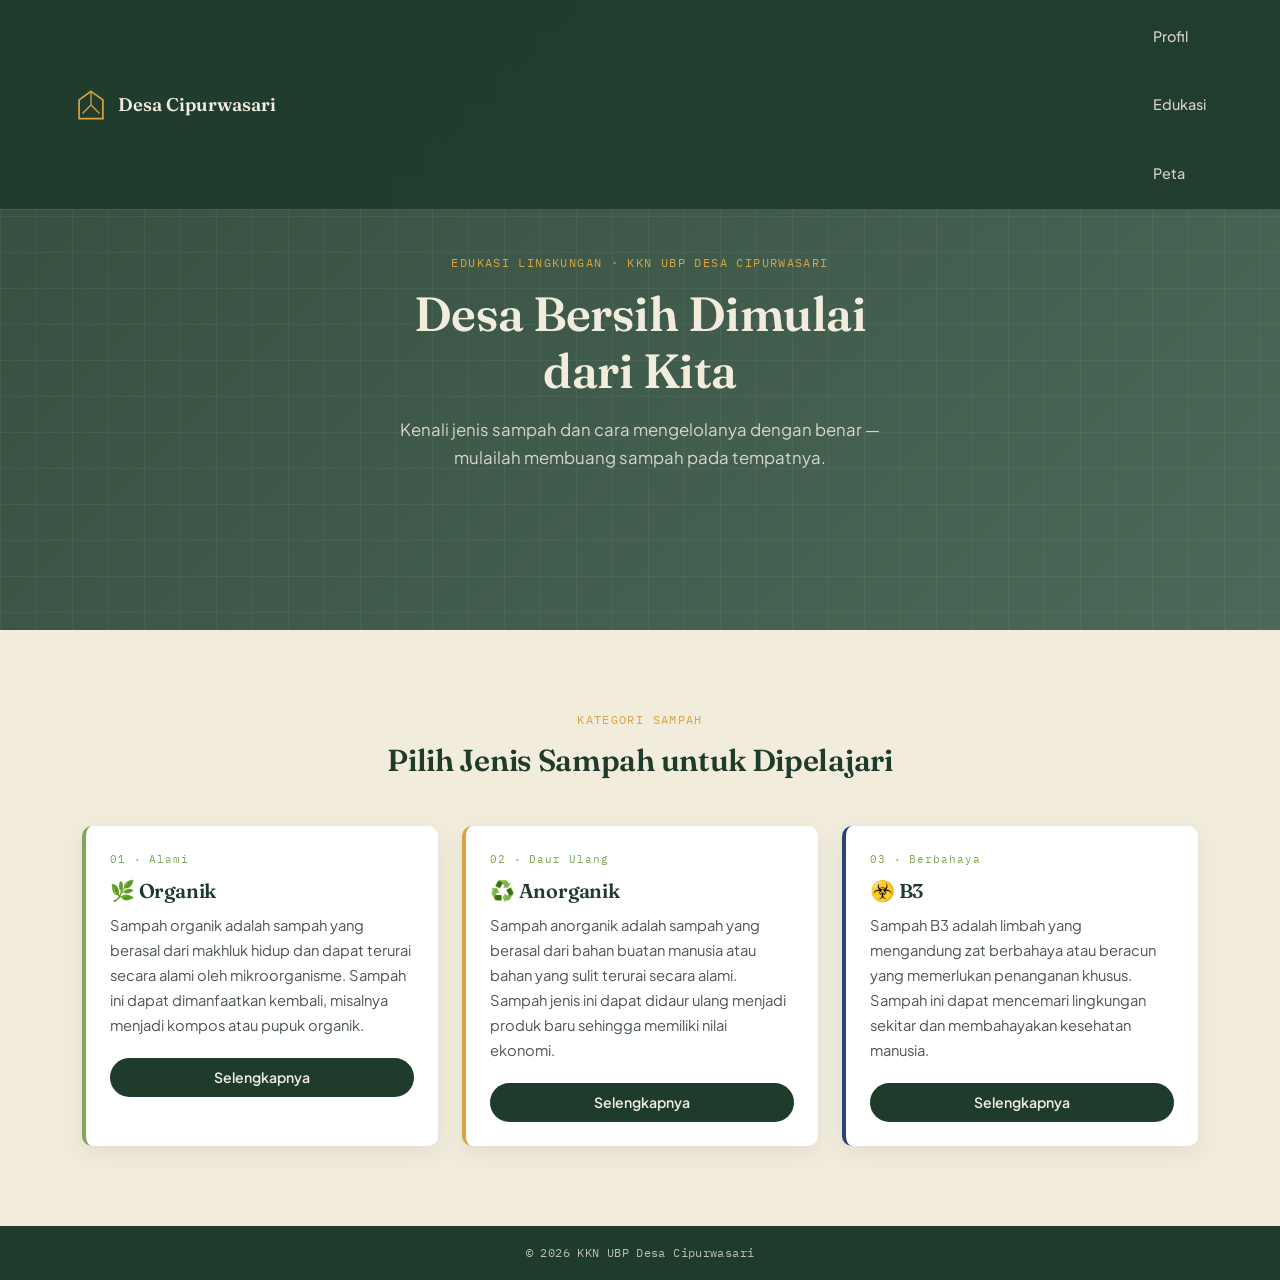
<file: edukasi.html>
<!doctype html>
<html lang="id">
  <head>
    <meta charset="UTF-8" />
    <meta name="viewport" content="width=device-width, initial-scale=1" />
    <title>Website Edukasi Sampah Desa Cipurwasari</title>

    <link rel="preconnect" href="https://fonts.googleapis.com" />
    <link href="https://fonts.googleapis.com/css2?family=Fraunces:opsz,wght@9..144,400;9..144,500;9..144,600;9..144,700&family=Plus+Jakarta+Sans:wght@400;500;600;700&family=IBM+Plex+Mono:wght@400;500&display=swap" rel="stylesheet" />
    <link href="https://cdn.jsdelivr.net/npm/bootstrap@5.3.3/dist/css/bootstrap.min.css" rel="stylesheet" />
    <link rel="stylesheet" href="css/style.css" />

    <style>
      :root {
        --green-deep: #1f3b2c;
        --green-mid: #2e5241;
        --gold: #d9a441;
        --ivory: #f2ecdd;
        --indigo: #2b4570;
        --bamboo: #7fa65c;
        --ink: #182a20;
        --line: rgba(24, 42, 32, 0.12);
      }
      * {
        box-sizing: border-box;
      }
      body {
        background: var(--ivory);
        font-family: "Plus Jakarta Sans", sans-serif;
        color: var(--ink);
        line-height: 1.7;
      }
      h1,
      h2,
      h3,
      h4 {
        font-family: "Fraunces", serif;
        font-weight: 600;
        letter-spacing: -0.01em;
      }
      .eyebrow {
        font-family: "IBM Plex Mono", monospace;
        font-size: 0.72rem;
        letter-spacing: 0.12em;
        text-transform: uppercase;
        color: var(--gold);
        display: block;
        margin-bottom: 12px;
      }

      /* ===== NAVBAR ===== */
      /* ===== NAV ===== */
/* ===== NAV ===== */
nav.navbar-custom {
  position: fixed;
  top: 0;
  left: 0;
  right: 0;
  z-index: 100;
  background: rgba(31, 59, 44, 0.92);
  backdrop-filter: blur(8px);
  border-bottom: 1px solid rgba(242, 236, 221, 0.18);
  padding: 16px 0;
}

.navbar-custom .container {
  max-width: 1180px;
  margin: 0 auto;
  display: flex;
  align-items: center;
  justify-content: space-between;
  padding: 0 24px;
}

.navbar-brand {
  display: flex;
  align-items: center;
  gap: 10px;
  font-family: "Fraunces", serif;
  font-size: 1.15rem;
  font-weight: 600;
  color: var(--ivory);
  text-decoration: none;
}

.brand-mark {
  width: 34px;
  height: 34px;
}

.navbar-nav {
  display: flex;
  gap: 28px;
  list-style: none;
  margin: 0;
  padding: 0;
}

.navbar-nav .nav-link {
  color: var(--ivory);
  font-size: 0.9rem;
  font-weight: 500;
  opacity: 0.85;
  text-decoration: none;
  transition: opacity .2s;
}

.navbar-nav .nav-link:hover {
  opacity: 1;
}

.nav-toggle {
  display: none;
  flex-direction: column;
  gap: 5px;
  background: none;
  border: none;
  cursor: pointer;
}

.nav-toggle span {
  width: 24px;
  height: 2px;
  background: var(--ivory);
}


@media (max-width:820px){

  .navbar-nav{
    position:absolute;
    top:100%;
    left:0;
    right:0;
    flex-direction:column;
    gap:0;
    background:var(--green-deep);
    max-height:0;
    overflow:hidden;
    transition:max-height .3s ease;
  }

  .navbar-nav.open{
    max-height:500px;
  }

  .navbar-nav .nav-link{
    display:block;
    padding:14px 24px;
    border-top:1px solid rgba(242,236,221,.15);
  }

  .nav-toggle{
    display:flex;
  }

}
      /* ===== HERO ===== */
      .hero {
        height: 70vh;
        min-height: 420px;
        background:
          linear-gradient(135deg, rgba(31, 59, 44, 0.9), rgba(46, 82, 65, 0.85)),
          url("https://images.unsplash.com/photo-1511497584788-876760111969?q=80&w=1600&auto=format&fit=crop") center/cover;
        position: relative;
        overflow: hidden;
        padding-top:96px !important;
      }
      .hero::before {
        content: "";
        position: absolute;
        inset: 0;
        background-image: linear-gradient(rgba(242, 236, 221, 0.06) 1px, transparent 1px), linear-gradient(90deg, rgba(242, 236, 221, 0.06) 1px, transparent 1px);
        background-size: 36px 36px;
      }
      .hero .container {
        position: relative;
        z-index: 2;
      }
      .hero h1 {
        color: var(--ivory);
        font-size: clamp(2rem, 4.5vw, 3rem);
        max-width: 16ch;
        margin: 0 auto 16px;
      }
      .hero p {
        color: rgba(242, 236, 221, 0.85);
        font-size: 1.05rem;
        max-width: 44ch;
        margin: 0 auto;
      }

      /* ===== CARDS ===== */
      section.container {
        padding-top: 80px;
        padding-bottom: 80px;
      }
      .section-head {
        max-width: 600px;
        margin: 0 auto 48px;
        text-align: center;
      }
      .section-head h2 {
        font-size: 1.9rem;
        color: var(--green-deep);
      }

      .card {
        border: none;
        border-radius: 10px;
        box-shadow: 0 8px 22px rgba(31, 59, 44, 0.08);
        background: #fff;
        transition: 0.3s ease;
        height: 100%;
      }
      .card:hover {
        transform: translateY(-6px);
        box-shadow: 0 16px 32px rgba(31, 59, 44, 0.16);
      }
      .card .card-num {
        font-family: "IBM Plex Mono", monospace;
        font-size: 0.7rem;
        letter-spacing: 0.08em;
        color: var(--bamboo);
        display: block;
        margin-bottom: 10px;
      }
      .card h3 {
        font-size: 1.25rem;
        color: var(--green-deep);
        margin-bottom: 10px;
      }
      .card p {
        font-size: 0.92rem;
        color: #4a564c;
        margin-bottom: 20px;
      }

      .btn-custom {
        background-color: var(--green-deep);
        color: var(--ivory);
        border: none;
        padding: 9px 20px;
        border-radius: 50px;
        font-size: 0.88rem;
        font-weight: 600;
        font-family: "Plus Jakarta Sans", sans-serif;
        display: inline-block;
        transition: 0.25s ease;
      }
      .btn-custom:hover {
        background-color: var(--gold);
        color: var(--ink);
        transform: translateY(-2px);
      }

      /* Aksen border kiri tiap kategori beda warna, senada dengan halaman detail */
      .card.card-organik {
        border-left: 4px solid var(--bamboo);
      }
      .card.card-anorganik {
        border-left: 4px solid var(--gold);
      }
      .card.card-b3 {
        border-left: 4px solid var(--indigo);
      }

      footer {
        background: var(--green-deep);
        color: rgba(242, 236, 221, 0.75);
        font-family: "IBM Plex Mono", monospace;
        font-size: 0.78rem;
        letter-spacing: 0.03em;
      }
    </style>
  </head>

  <body>
     <nav class="navbar-custom">
  <div class="container">
    <a class="navbar-brand" href="index.html">
      <svg class="brand-mark" viewBox="0 0 40 40" fill="none">
        <path d="M20 4L34 14V36H6V14L20 4Z" stroke="#D9A441" stroke-width="2" fill="none" />
        <path d="M20 4L20 20M20 20L10 30M20 20L30 30" stroke="#D9A441" stroke-width="1.5" />
      </svg>
      Desa Cipurwasari
    </a>
    <button class="nav-toggle" id="navToggle" aria-label="Buka menu"><span></span><span></span><span></span></button>
    <div class="navbar-nav" id="navList">
      <a class="nav-link" href="index.html">Profil</a>
      <a class="nav-link" href="edukasi.html">Edukasi</a>
      <a class="nav-link" href="peta.html">Peta</a>
    </div>
  </div>
</nav>
    <header class="hero text-center text-white d-flex align-items-center">
      <div class="container">
        <span class="eyebrow">Edukasi Lingkungan · KKN UBP Desa Cipurwasari</span>
        <h1>Desa Bersih Dimulai dari Kita</h1>
        <p class="mx-auto">Kenali jenis sampah dan cara mengelolanya dengan benar — mulailah membuang sampah pada tempatnya.</p>
      </div>
    </header>

    <section class="container">
      <div class="section-head">
        <span class="eyebrow">Kategori Sampah</span>
        <h2>Pilih Jenis Sampah untuk Dipelajari</h2>
      </div>

      <div class="row g-4">
        <div class="col-md-4">
          <div class="card card-organik p-4">
            <span class="card-num">01 · Alami</span>
            <h3>🌿 Organik</h3>
            <p>Sampah organik adalah sampah yang berasal dari makhluk hidup dan dapat terurai secara alami oleh mikroorganisme. Sampah ini dapat dimanfaatkan kembali, misalnya menjadi kompos atau pupuk organik.</p>
            <a class="btn btn-custom" href="edukasi_sampah/organik.html">Selengkapnya</a>
          </div>
        </div>

        <div class="col-md-4">
          <div class="card card-anorganik p-4">
            <span class="card-num">02 · Daur Ulang</span>
            <h3>♻️ Anorganik</h3>
            <p>Sampah anorganik adalah sampah yang berasal dari bahan buatan manusia atau bahan yang sulit terurai secara alami. Sampah jenis ini dapat didaur ulang menjadi produk baru sehingga memiliki nilai ekonomi.</p>
            <a class="btn btn-custom" href="edukasi_sampah/anorganik.html">Selengkapnya</a>
          </div>
        </div>

        <div class="col-md-4">
          <div class="card card-b3 p-4">
            <span class="card-num">03 · Berbahaya</span>
            <h3>☣️ B3</h3>
            <p>Sampah B3 adalah limbah yang mengandung zat berbahaya atau beracun yang memerlukan penanganan khusus. Sampah ini dapat mencemari lingkungan sekitar dan membahayakan kesehatan manusia.</p>
            <a class="btn btn-custom" href="edukasi_sampah/b3.html">Selengkapnya</a>
          </div>
        </div>
      </div>
    </section>

    <footer class="text-center p-3">© 2026 KKN UBP Desa Cipurwasari</footer>
        <script>
      const toggle = document.getElementById("navToggle");
      const list = document.getElementById("navList");
      toggle.addEventListener("click", () => list.classList.toggle("open"));
      list.querySelectorAll("a").forEach((a) => a.addEventListener("click", () => list.classList.remove("open")));

      const io = new IntersectionObserver(
        (entries) => {
          entries.forEach((e) => {
            if (e.isIntersecting) e.target.classList.add("in");
          });
        },
        { threshold: 0.15 },
      );
      document.querySelectorAll(".reveal").forEach((el) => io.observe(el));
    </script>
  </body>
</html>
</file>
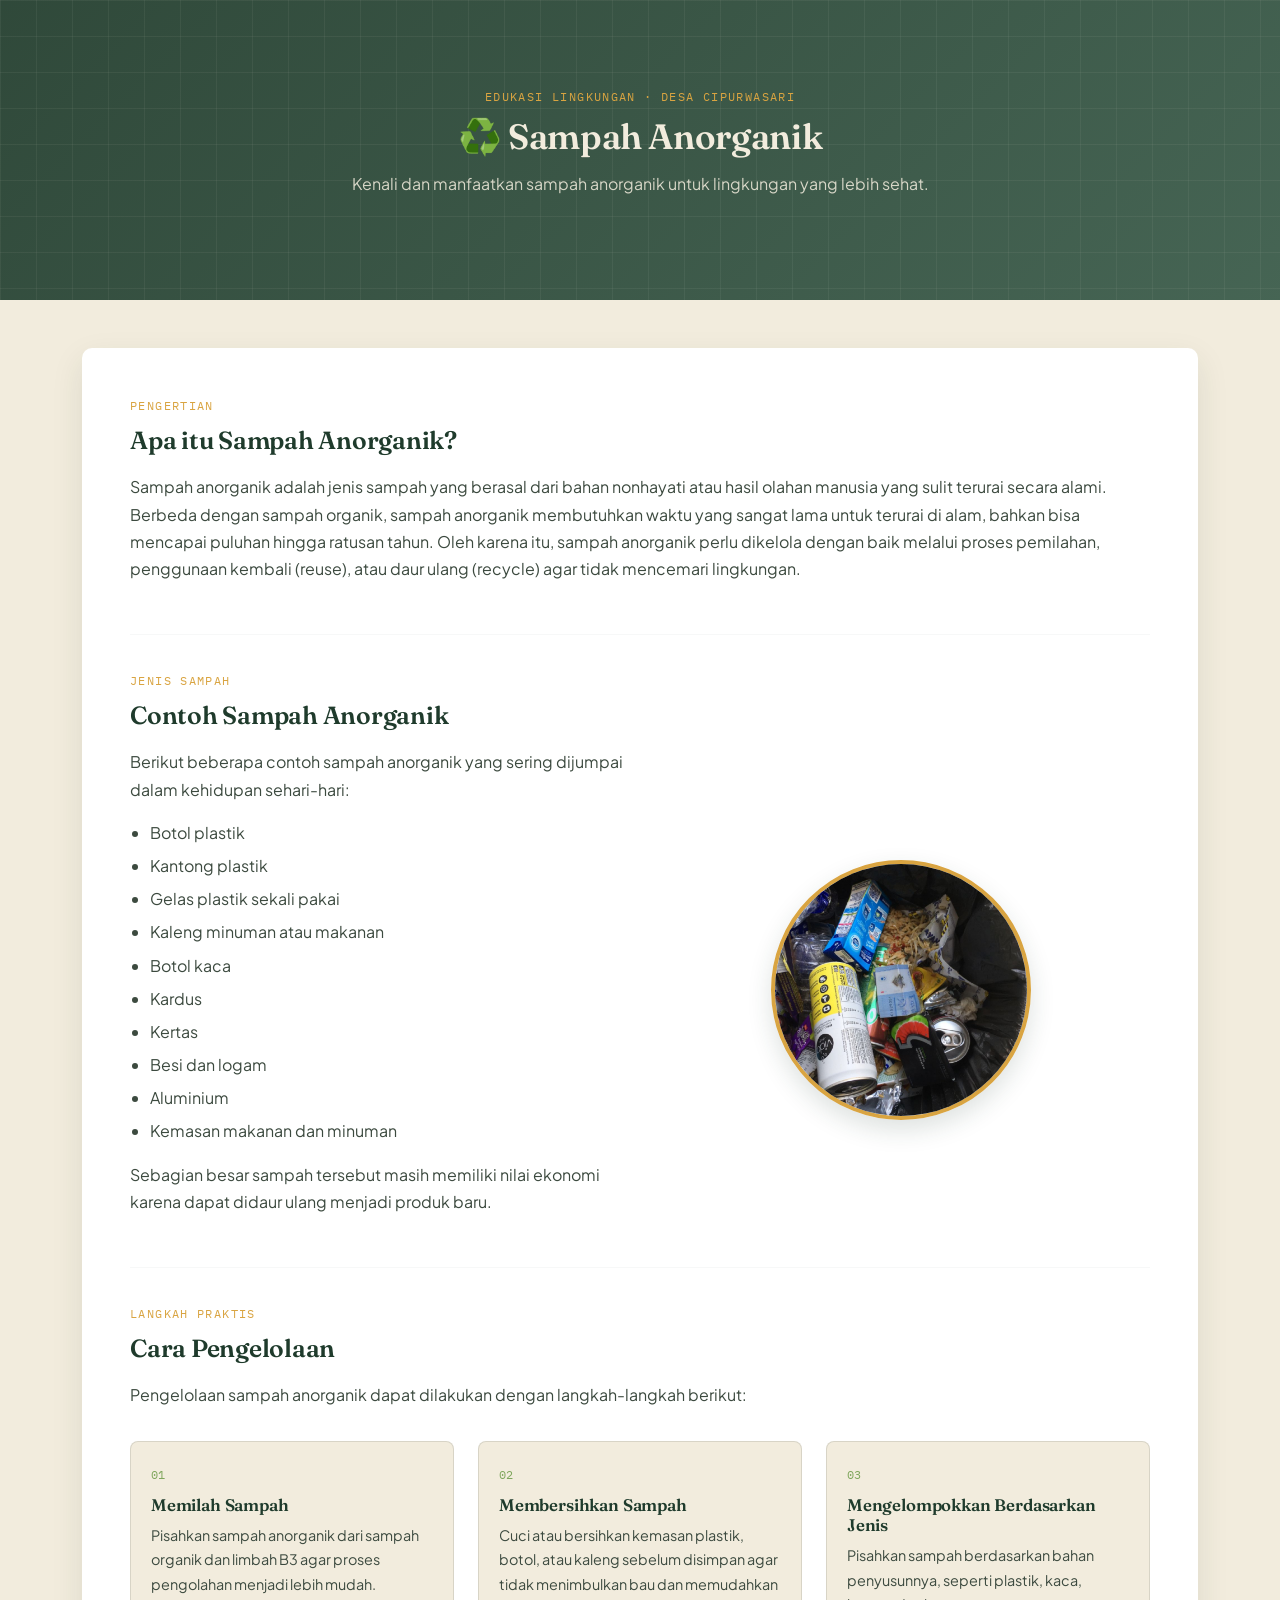
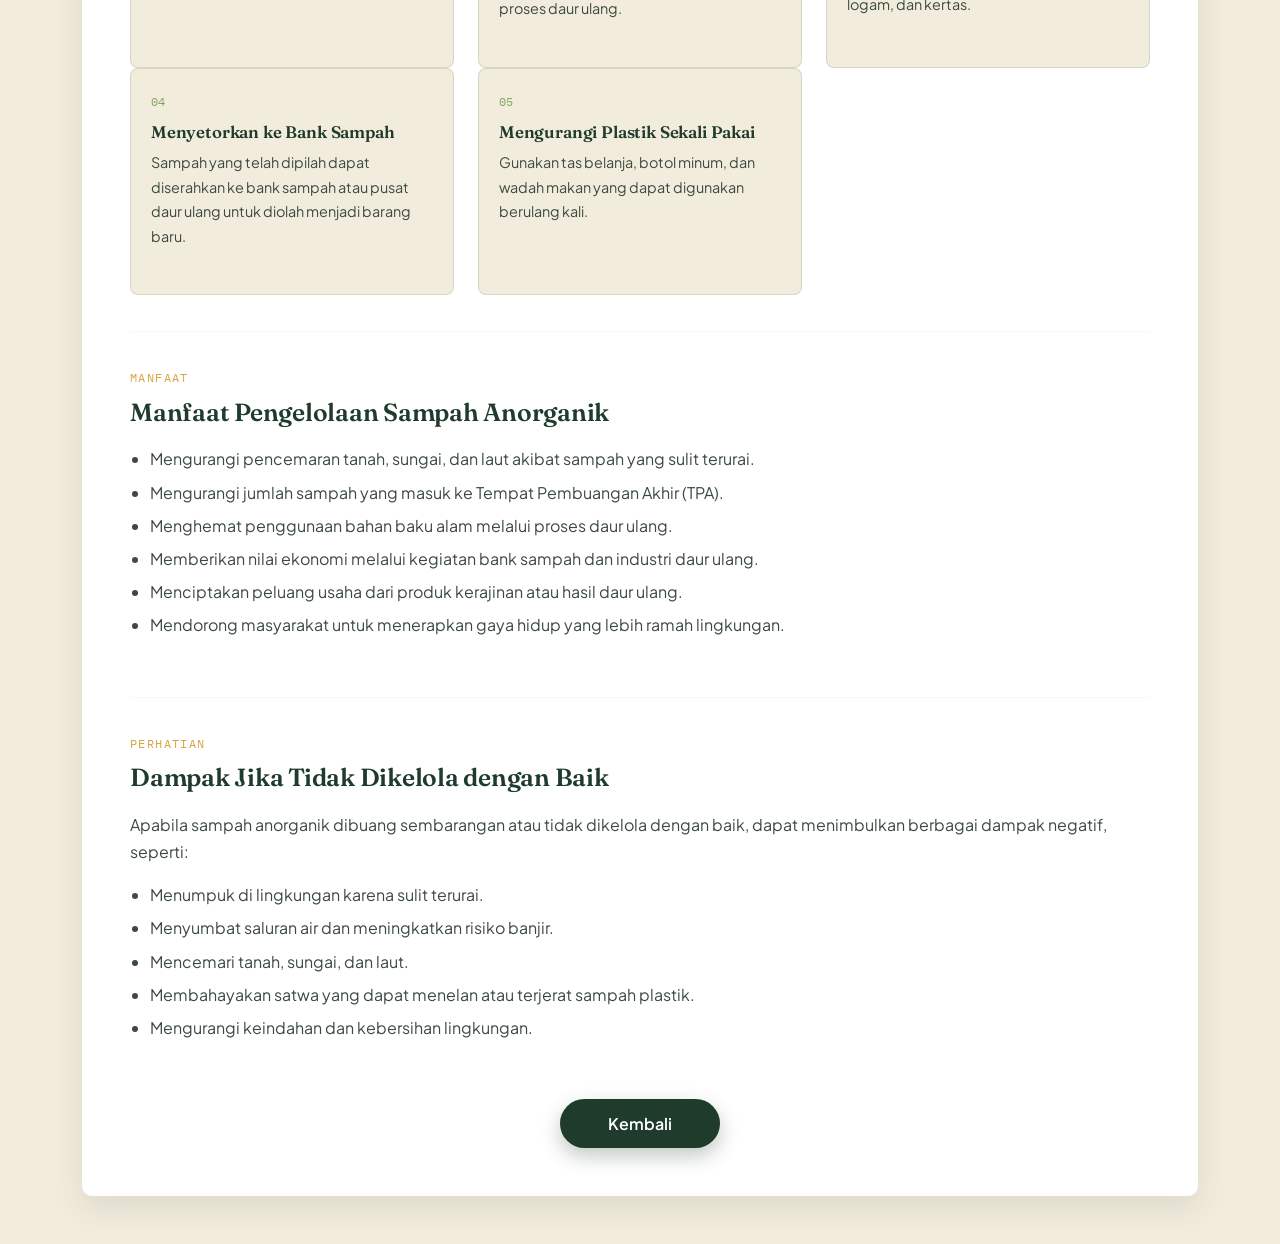
<file: edukasi_sampah/anorganik.html>
<!doctype html>
<html lang="id">
  <head>
    <meta charset="UTF-8" />
    <meta name="viewport" content="width=device-width, initial-scale=1" />
    <title>Sampah Anorganik — Edukasi Desa Cipurwasari</title>

    <link rel="preconnect" href="https://fonts.googleapis.com" />
    <link href="https://fonts.googleapis.com/css2?family=Fraunces:opsz,wght@9..144,400;9..144,500;9..144,600;9..144,700&family=Plus+Jakarta+Sans:wght@400;500;600;700&family=IBM+Plex+Mono:wght@400;500&display=swap" rel="stylesheet" />
    <link href="https://cdn.jsdelivr.net/npm/bootstrap@5.3.3/dist/css/bootstrap.min.css" rel="stylesheet" />

    <style>
      :root {
        --green-deep: #1f3b2c;
        --green-mid: #2e5241;
        --gold: #d9a441;
        --ivory: #f2ecdd;
        --indigo: #2b4570;
        --bamboo: #7fa65c;
        --ink: #182a20;
        --line: rgba(24, 42, 32, 0.12);
      }
      * {
        box-sizing: border-box;
      }
      body {
        background: var(--ivory);
        font-family: "Plus Jakarta Sans", sans-serif;
        color: var(--ink);
        line-height: 1.7;
      }
      h1,
      h2,
      h3,
      h4 {
        font-family: "Fraunces", serif;
        font-weight: 600;
        letter-spacing: -0.01em;
        color: var(--green-deep);
      }
      .eyebrow {
        font-family: "IBM Plex Mono", monospace;
        font-size: 0.72rem;
        letter-spacing: 0.12em;
        text-transform: uppercase;
        color: var(--gold);
        display: block;
        margin-bottom: 10px;
      }

      /* ===== HERO ===== */
      .hero {
        min-height: 300px;
        background: linear-gradient(135deg, rgba(31, 59, 44, 0.92), rgba(46, 82, 65, 0.88)), url("https://i.pinimg.com/736x/19/a7/3b/19a73bc85f03c0e5d55bd42385acf7ff.jpg");
        background-size: cover;
        background-position: center;
        display: flex;
        justify-content: center;
        align-items: center;
        color: var(--ivory);
        text-align: center;
        padding: 40px 24px;
        position: relative;
        overflow: hidden;
      }
      .hero::before {
        content: "";
        position: absolute;
        inset: 0;
        background-image: linear-gradient(rgba(242, 236, 221, 0.06) 1px, transparent 1px), linear-gradient(90deg, rgba(242, 236, 221, 0.06) 1px, transparent 1px);
        background-size: 36px 36px;
      }
      .hero-inner {
        position: relative;
        z-index: 2;
        max-width: 640px;
      }
      .hero h1 {
        color: var(--ivory);
        font-size: 2.2rem;
        margin-bottom: 12px;
      }
      .hero p {
        color: rgba(242, 236, 221, 0.85);
        font-size: 1rem;
      }

      /* ===== CARD / CONTENT ===== */
      .card {
        border: none;
        border-radius: 10px;
        box-shadow: 0 12px 32px rgba(31, 59, 44, 0.1);
        background: #fff;
      }
      .card > .p-5 {
        padding: 48px !important;
      }
      h2 {
        font-size: 1.55rem;
        margin-bottom: 18px;
        text-align: left;
      }
      hr {
        border-top: 1px solid var(--line);
        margin: 36px 0;
      }

      .gambar-anorganik {
        width: 260px;
        height: 260px;
        object-fit: cover;
        border: 4px solid var(--gold);
        box-shadow: 0 10px 24px rgba(31, 59, 44, 0.15);
      }

      ul {
        padding-left: 20px;
      }
      ul li {
        margin-bottom: 6px;
        color: #3c4a3f;
      }
      p {
        color: #3c4a3f;
      }

      /* Numbered step cards for "Cara Pengelolaan" */
      .step {
        background: var(--ivory);
        border: 1px solid var(--line);
        border-radius: 8px;
        padding: 22px 20px;
        height: 100%;
        margin-bottom: 24px;
      }
      .step .step-num {
        font-family: "IBM Plex Mono", monospace;
        font-size: 0.78rem;
        color: var(--bamboo);
        display: block;
        margin-bottom: 10px;
      }
      .step h4 {
        font-size: 1.05rem;
        margin-bottom: 8px;
        color: var(--green-deep);
      }
      .step p {
        font-size: 0.9rem;
        margin-bottom: 0;
      }

      .btn-kembali {
        background-color: var(--green-deep);
        color: #fff;
        width: 160px;
        border-radius: 50px;
        padding: 11px 20px;
        font-weight: 600;
        font-family: "Plus Jakarta Sans", sans-serif;
        display: block;
        margin: 36px auto 0;
        text-align: center;
        text-decoration: none;
        transition: 0.25s ease;
        box-shadow: 0 8px 20px rgba(31, 59, 44, 0.28);
      }
      .btn-kembali:hover {
        background-color: var(--gold);
        color: var(--ink);
        transform: translateY(-2px);
      }
    </style>
  </head>

  <body>
    <section class="hero">
      <div class="hero-inner">
        <span class="eyebrow">Edukasi Lingkungan · Desa Cipurwasari</span>
        <h1>♻️ Sampah Anorganik</h1>
        <p>Kenali dan manfaatkan sampah anorganik untuk lingkungan yang lebih sehat.</p>
      </div>
    </section>

    <div class="container py-5">
      <div class="card p-5">
        <span class="eyebrow">Pengertian</span>
        <h2>Apa itu Sampah Anorganik?</h2>
        <p>
          Sampah anorganik adalah jenis sampah yang berasal dari bahan nonhayati atau hasil olahan manusia yang sulit terurai secara alami. Berbeda dengan sampah organik, sampah anorganik membutuhkan waktu yang sangat lama untuk terurai di
          alam, bahkan bisa mencapai puluhan hingga ratusan tahun. Oleh karena itu, sampah anorganik perlu dikelola dengan baik melalui proses pemilahan, penggunaan kembali (reuse), atau daur ulang (recycle) agar tidak mencemari lingkungan.
        </p>

        <hr />

        <span class="eyebrow">Jenis Sampah</span>
        <h2>Contoh Sampah Anorganik</h2>

        <div class="row align-items-center">
          <div class="col-md-6">
            <p>Berikut beberapa contoh sampah anorganik yang sering dijumpai dalam kehidupan sehari-hari:</p>
            <ul>
              <li>Botol plastik</li>
              <li>Kantong plastik</li>
              <li>Gelas plastik sekali pakai</li>
              <li>Kaleng minuman atau makanan</li>
              <li>Botol kaca</li>
              <li>Kardus</li>
              <li>Kertas</li>
              <li>Besi dan logam</li>
              <li>Aluminium</li>
              <li>Kemasan makanan dan minuman</li>
            </ul>
            <p>Sebagian besar sampah tersebut masih memiliki nilai ekonomi karena dapat didaur ulang menjadi produk baru.</p>
          </div>

          <div class="col-md-6">
            <img src="../img/contoh anorganik.png" class="img-fluid rounded-circle d-block mx-auto gambar-anorganik" alt="Sampah Anorganik" />
          </div>
        </div>

        <hr />

        <span class="eyebrow">Langkah Praktis</span>
        <h2>Cara Pengelolaan</h2>
        <p>Pengelolaan sampah anorganik dapat dilakukan dengan langkah-langkah berikut:</p>

        <div class="row mt-3">
          <div class="col-md-4">
            <div class="step">
              <span class="step-num">01</span>
              <h4>Memilah Sampah</h4>
              <p>Pisahkan sampah anorganik dari sampah organik dan limbah B3 agar proses pengolahan menjadi lebih mudah.</p>
            </div>
          </div>
          <div class="col-md-4">
            <div class="step">
              <span class="step-num">02</span>
              <h4>Membersihkan Sampah</h4>
              <p>Cuci atau bersihkan kemasan plastik, botol, atau kaleng sebelum disimpan agar tidak menimbulkan bau dan memudahkan proses daur ulang.</p>
            </div>
          </div>
          <div class="col-md-4">
            <div class="step">
              <span class="step-num">03</span>
              <h4>Mengelompokkan Berdasarkan Jenis</h4>
              <p>Pisahkan sampah berdasarkan bahan penyusunnya, seperti plastik, kaca, logam, dan kertas.</p>
            </div>
          </div>
          <div class="col-md-4">
            <div class="step">
              <span class="step-num">04</span>
              <h4>Menyetorkan ke Bank Sampah</h4>
              <p>Sampah yang telah dipilah dapat diserahkan ke bank sampah atau pusat daur ulang untuk diolah menjadi barang baru.</p>
            </div>
          </div>
          <div class="col-md-4">
            <div class="step">
              <span class="step-num">05</span>
              <h4>Mengurangi Plastik Sekali Pakai</h4>
              <p>Gunakan tas belanja, botol minum, dan wadah makan yang dapat digunakan berulang kali.</p>
            </div>
          </div>
        </div>

        <hr />

        <span class="eyebrow">Manfaat</span>
        <h2>Manfaat Pengelolaan Sampah Anorganik</h2>
        <ul>
          <li>Mengurangi pencemaran tanah, sungai, dan laut akibat sampah yang sulit terurai.</li>
          <li>Mengurangi jumlah sampah yang masuk ke Tempat Pembuangan Akhir (TPA).</li>
          <li>Menghemat penggunaan bahan baku alam melalui proses daur ulang.</li>
          <li>Memberikan nilai ekonomi melalui kegiatan bank sampah dan industri daur ulang.</li>
          <li>Menciptakan peluang usaha dari produk kerajinan atau hasil daur ulang.</li>
          <li>Mendorong masyarakat untuk menerapkan gaya hidup yang lebih ramah lingkungan.</li>
        </ul>

        <hr />

        <span class="eyebrow">Perhatian</span>
        <h2>Dampak Jika Tidak Dikelola dengan Baik</h2>
        <p>Apabila sampah anorganik dibuang sembarangan atau tidak dikelola dengan baik, dapat menimbulkan berbagai dampak negatif, seperti:</p>
        <ul>
          <li>Menumpuk di lingkungan karena sulit terurai.</li>
          <li>Menyumbat saluran air dan meningkatkan risiko banjir.</li>
          <li>Mencemari tanah, sungai, dan laut.</li>
          <li>Membahayakan satwa yang dapat menelan atau terjerat sampah plastik.</li>
          <li>Mengurangi keindahan dan kebersihan lingkungan.</li>
        </ul>

        <a href="../edukasi.html" class="btn-kembali">
    Kembali
</a>
      </div>
    </div>
  </body>
</html>
</file>
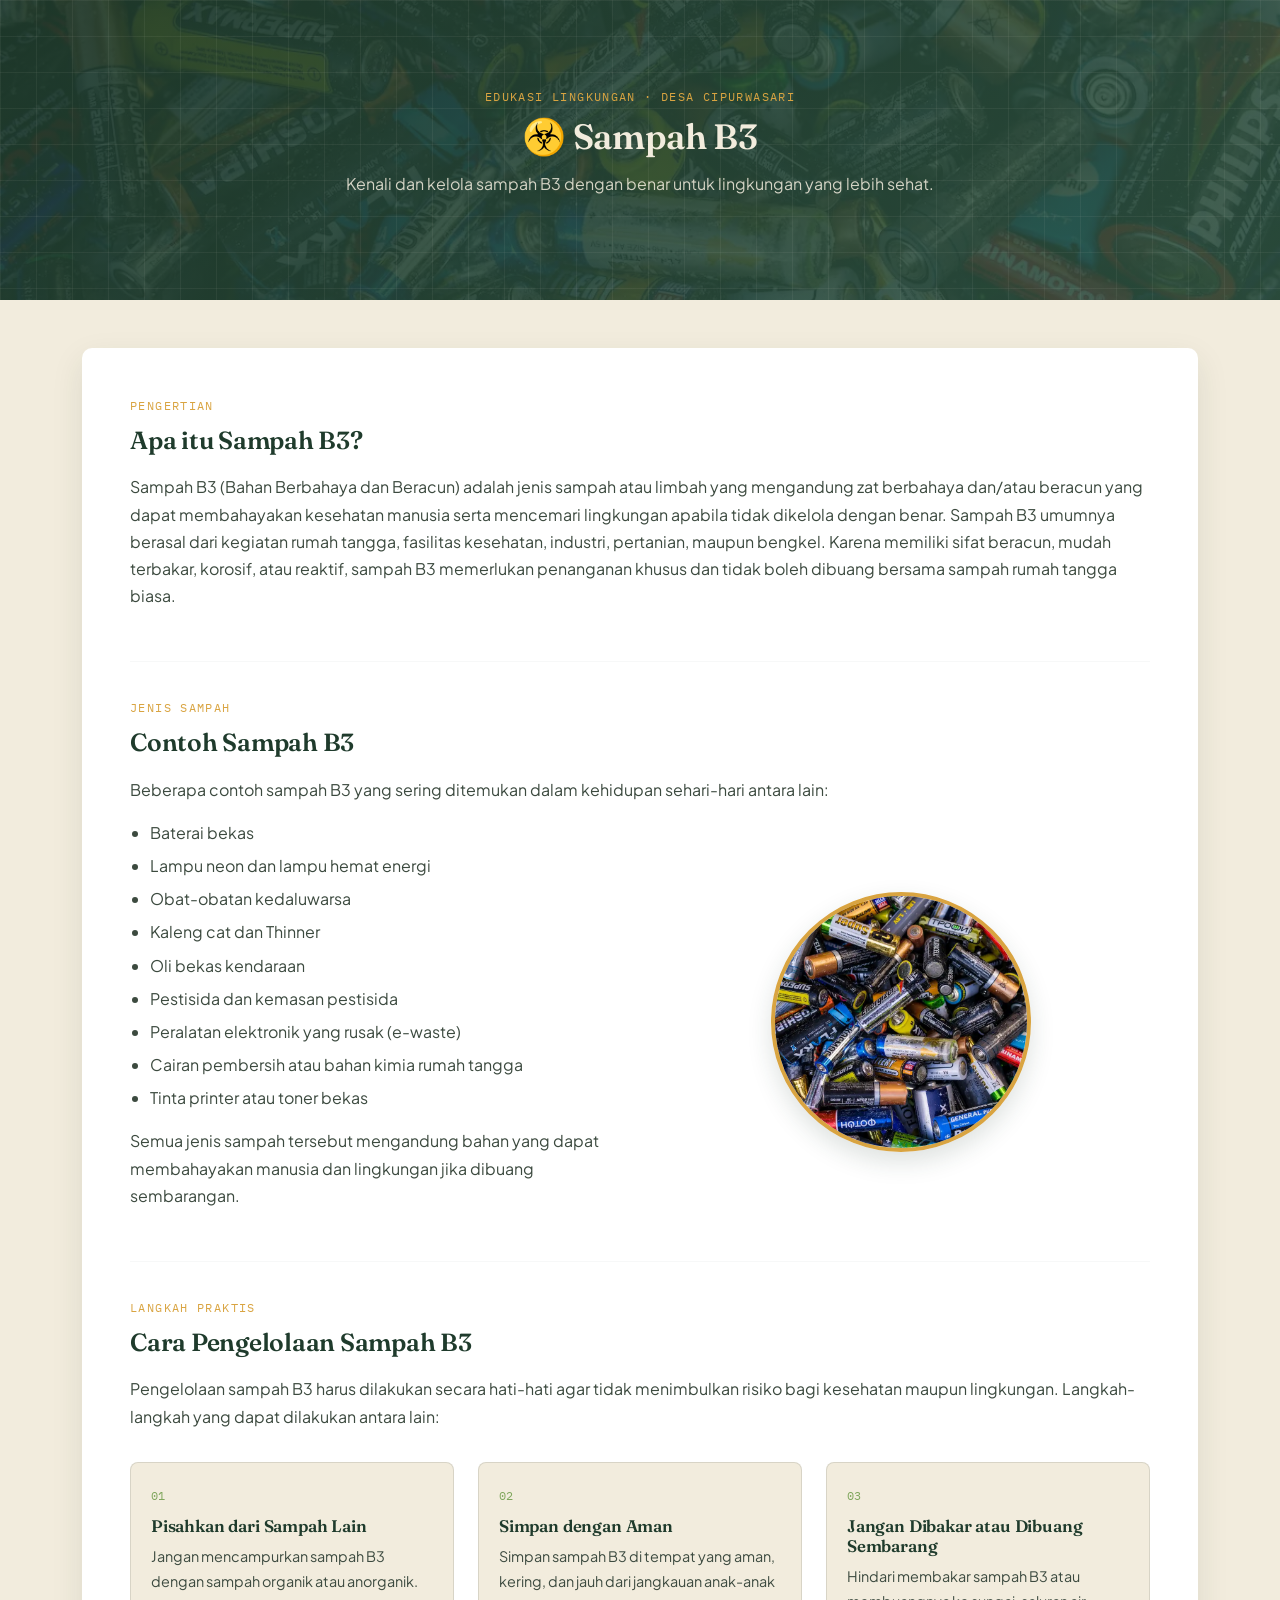
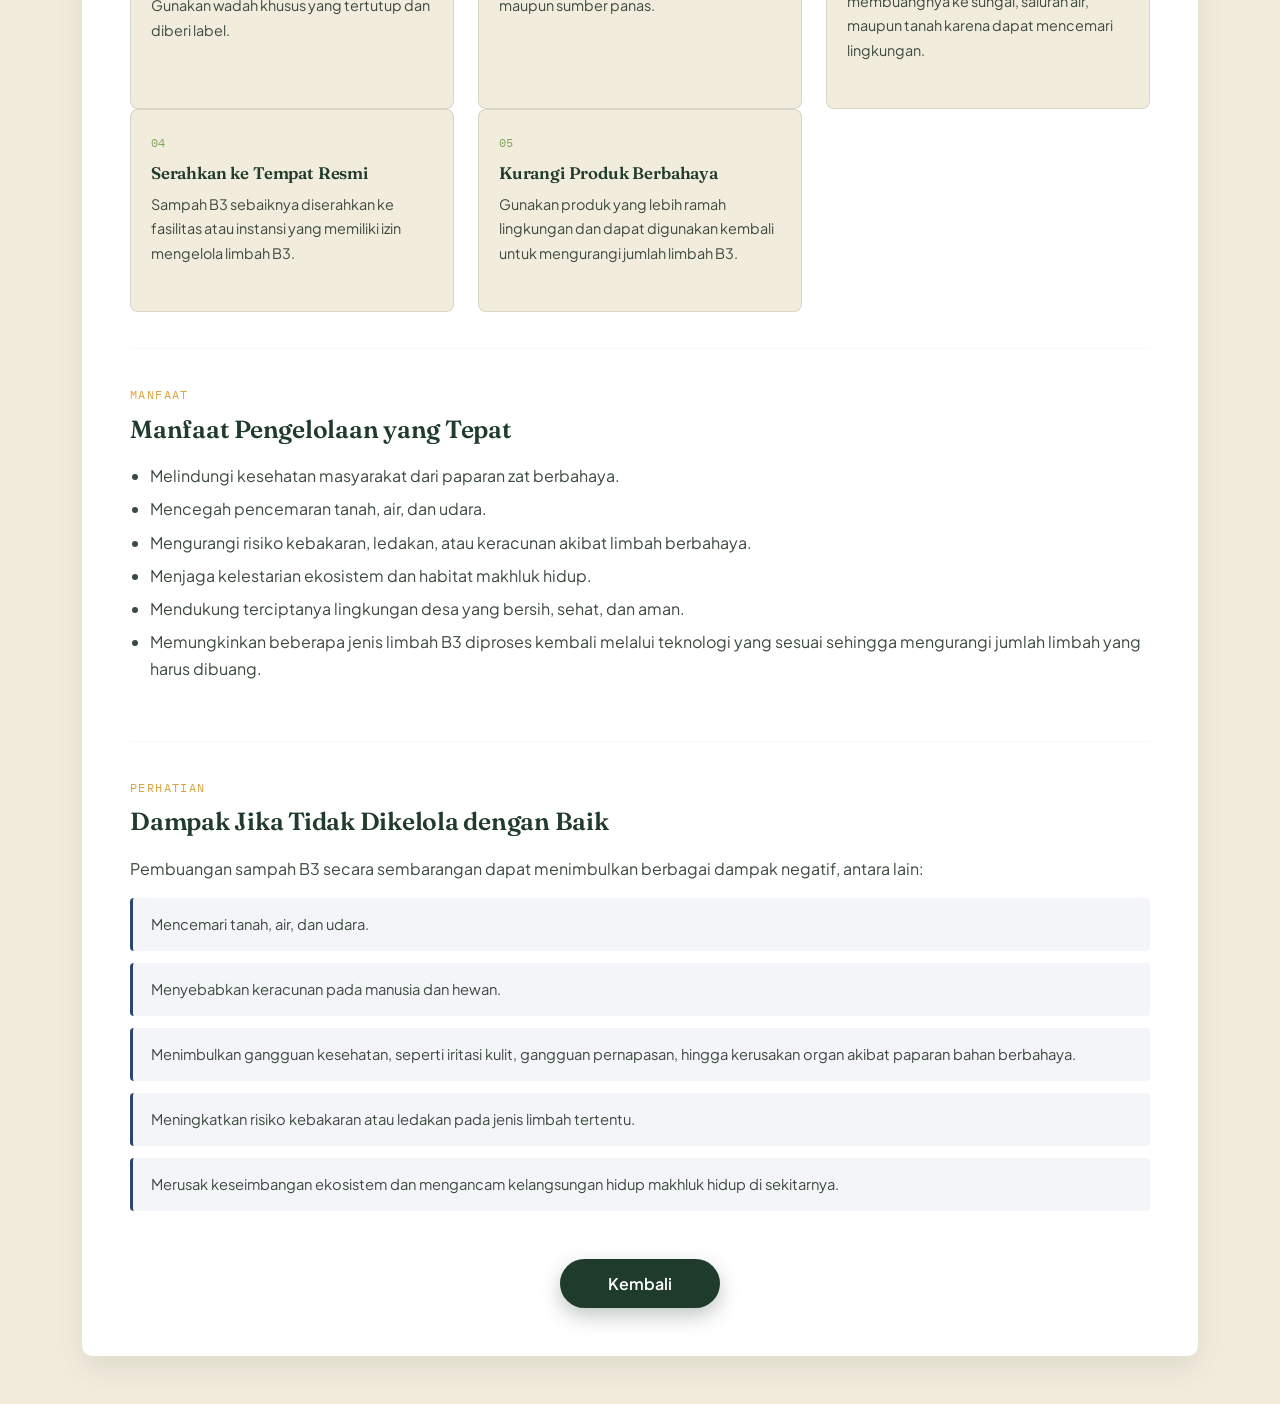
<file: edukasi_sampah/b3.html>
<!DOCTYPE html>
<html lang="id">
<head>
<meta charset="UTF-8">
<meta name="viewport" content="width=device-width, initial-scale=1">
<title>Sampah B3 — Edukasi Desa Cipurwasari</title>

<link rel="preconnect" href="https://fonts.googleapis.com">
<link href="https://fonts.googleapis.com/css2?family=Fraunces:opsz,wght@9..144,400;9..144,500;9..144,600;9..144,700&family=Plus+Jakarta+Sans:wght@400;500;600;700&family=IBM+Plex+Mono:wght@400;500&display=swap" rel="stylesheet">
<link href="https://cdn.jsdelivr.net/npm/bootstrap@5.3.3/dist/css/bootstrap.min.css" rel="stylesheet">

<style>
  :root{
    --green-deep:#1F3B2C;
    --green-mid:#2E5241;
    --gold:#D9A441;
    --ivory:#F2ECDD;
    --indigo:#2B4570;
    --bamboo:#7FA65C;
    --ink:#182A20;
    --line: rgba(24,42,32,0.12);
  }
  *{box-sizing:border-box;}
  body{
    background:var(--ivory);
    font-family:'Plus Jakarta Sans', sans-serif;
    color:var(--ink);
    line-height:1.7;
  }
  h1,h2,h3,h4{
    font-family:'Fraunces', serif;
    font-weight:600;
    letter-spacing:-0.01em;
    color:var(--green-deep);
  }
  .eyebrow{
    font-family:'IBM Plex Mono', monospace;
    font-size:0.72rem;
    letter-spacing:0.12em;
    text-transform:uppercase;
    color:var(--gold);
    display:block;
    margin-bottom:10px;
  }

  /* ===== HERO ===== */
  .hero{
    min-height:300px;
    background:
      linear-gradient(135deg, rgba(31,59,44,0.92), rgba(46,82,65,0.88)),
      url("../img/B3.png");
    background-size:cover;
    background-position:center;
    display:flex;
    justify-content:center;
    align-items:center;
    color:var(--ivory);
    text-align:center;
    padding:40px 24px;
    position:relative;
    overflow:hidden;
  }
  .hero::before{
    content:'';
    position:absolute; inset:0;
    background-image:
      linear-gradient(rgba(242,236,221,0.06) 1px, transparent 1px),
      linear-gradient(90deg, rgba(242,236,221,0.06) 1px, transparent 1px);
    background-size:36px 36px;
  }
  .hero-inner{position:relative; z-index:2; max-width:640px;}
  .hero h1{color:var(--ivory); font-size:2.2rem; margin-bottom:12px;}
  .hero p{color:rgba(242,236,221,0.85); font-size:1rem;}

  /* ===== CARD / CONTENT ===== */
  .card{
    border:none;
    border-radius:10px;
    box-shadow:0 12px 32px rgba(31,59,44,0.10);
    background:#fff;
  }
  .card > .p-5{padding:48px !important;}
  h2{font-size:1.55rem; margin-bottom:18px; text-align:left;}
  hr{border-top:1px solid var(--line); margin:36px 0;}

  .gambar-B3{
    width:260px;
    height:260px;
    object-fit:cover;
    border:4px solid var(--gold);
    box-shadow:0 10px 24px rgba(31,59,44,0.15);
  }

  ul{padding-left:20px;}
  ul li{margin-bottom:6px; color:#3c4a3f;}
  p{color:#3c4a3f;}

  /* Kartu bernomor untuk langkah pengelolaan */
  .step{
    background:var(--ivory);
    border:1px solid var(--line);
    border-radius:8px;
    padding:22px 20px;
    height:100%;
    margin-bottom:24px;
  }
  .step .step-num{
    font-family:'IBM Plex Mono', monospace;
    font-size:0.78rem;
    color:var(--bamboo);
    display:block;
    margin-bottom:10px;
  }
  .step h4{font-size:1.05rem; margin-bottom:8px; color:var(--green-deep);}
  .step p{font-size:0.9rem; margin-bottom:0;}

  /* Kartu peringatan (dampak) — aksen indigo untuk B3, beda dari halaman anorganik */
  .warn-item{
    background:rgba(43,69,112,0.05);
    border-left:3px solid var(--indigo);
    border-radius:4px;
    padding:14px 18px;
    margin-bottom:12px;
    font-size:0.92rem;
    color:#3c4a3f;
  }

  .btn-kembali{
    background-color:var(--green-deep);
    color:#fff;
    width:160px;
    border-radius:50px;
    padding:11px 20px;
    font-weight:600;
    font-family:'Plus Jakarta Sans', sans-serif;
    display:block;
    margin:36px auto 0;
    text-align:center;
    text-decoration:none;
    transition:0.25s ease;
    box-shadow:0 8px 20px rgba(31,59,44,0.28);
  }
  .btn-kembali:hover{
    background-color:var(--gold);
    color:var(--ink);
    transform:translateY(-2px);
  }
</style>
</head>

<body>

  <section class="hero">
    <div class="hero-inner">
      <span class="eyebrow">Edukasi Lingkungan · Desa Cipurwasari</span>
      <h1>☣️ Sampah B3</h1>
      <p>Kenali dan kelola sampah B3 dengan benar untuk lingkungan yang lebih sehat.</p>
    </div>
  </section>

  <div class="container py-5">
    <div class="card p-5">

      <span class="eyebrow">Pengertian</span>
      <h2>Apa itu Sampah B3?</h2>
      <p>
        Sampah B3 (Bahan Berbahaya dan Beracun) adalah jenis sampah atau
        limbah yang mengandung zat berbahaya dan/atau beracun yang dapat
        membahayakan kesehatan manusia serta mencemari lingkungan apabila
        tidak dikelola dengan benar. Sampah B3 umumnya berasal dari kegiatan
        rumah tangga, fasilitas kesehatan, industri, pertanian, maupun
        bengkel. Karena memiliki sifat beracun, mudah terbakar, korosif,
        atau reaktif, sampah B3 memerlukan penanganan khusus dan tidak
        boleh dibuang bersama sampah rumah tangga biasa.
      </p>

      <hr>

      <span class="eyebrow">Jenis Sampah</span>
      <h2>Contoh Sampah B3</h2>
      <p>Beberapa contoh sampah B3 yang sering ditemukan dalam kehidupan sehari-hari antara lain:</p>

      <div class="row align-items-center">
        <div class="col-md-6">
          <ul>
            <li>Baterai bekas</li>
            <li>Lampu neon dan lampu hemat energi</li>
            <li>Obat-obatan kedaluwarsa</li>
            <li>Kaleng cat dan Thinner</li>
            <li>Oli bekas kendaraan</li>
            <li>Pestisida dan kemasan pestisida</li>
            <li>Peralatan elektronik yang rusak (e-waste)</li>
            <li>Cairan pembersih atau bahan kimia rumah tangga</li>
            <li>Tinta printer atau toner bekas</li>
          </ul>
          <p>
            Semua jenis sampah tersebut mengandung bahan yang dapat
            membahayakan manusia dan lingkungan jika dibuang sembarangan.
          </p>
        </div>

        <div class="col-md-6">
          <img src="../img/B3.png"
               class="img-fluid rounded-circle d-block mx-auto gambar-B3"
               alt="Sampah B3">
        </div>
      </div>

      <hr>

      <span class="eyebrow">Langkah Praktis</span>
      <h2>Cara Pengelolaan Sampah B3</h2>
      <p>Pengelolaan sampah B3 harus dilakukan secara hati-hati agar tidak menimbulkan risiko bagi kesehatan maupun lingkungan. Langkah-langkah yang dapat dilakukan antara lain:</p>

      <div class="row mt-3">
        <div class="col-md-4">
          <div class="step">
            <span class="step-num">01</span>
            <h4>Pisahkan dari Sampah Lain</h4>
            <p>Jangan mencampurkan sampah B3 dengan sampah organik atau anorganik. Gunakan wadah khusus yang tertutup dan diberi label.</p>
          </div>
        </div>
        <div class="col-md-4">
          <div class="step">
            <span class="step-num">02</span>
            <h4>Simpan dengan Aman</h4>
            <p>Simpan sampah B3 di tempat yang aman, kering, dan jauh dari jangkauan anak-anak maupun sumber panas.</p>
          </div>
        </div>
        <div class="col-md-4">
          <div class="step">
            <span class="step-num">03</span>
            <h4>Jangan Dibakar atau Dibuang Sembarang</h4>
            <p>Hindari membakar sampah B3 atau membuangnya ke sungai, saluran air, maupun tanah karena dapat mencemari lingkungan.</p>
          </div>
        </div>
        <div class="col-md-4">
          <div class="step">
            <span class="step-num">04</span>
            <h4>Serahkan ke Tempat Resmi</h4>
            <p>Sampah B3 sebaiknya diserahkan ke fasilitas atau instansi yang memiliki izin mengelola limbah B3.</p>
          </div>
        </div>
        <div class="col-md-4">
          <div class="step">
            <span class="step-num">05</span>
            <h4>Kurangi Produk Berbahaya</h4>
            <p>Gunakan produk yang lebih ramah lingkungan dan dapat digunakan kembali untuk mengurangi jumlah limbah B3.</p>
          </div>
        </div>
      </div>

      <hr>

      <span class="eyebrow">Manfaat</span>
      <h2>Manfaat Pengelolaan yang Tepat</h2>
      <ul>
        <li>Melindungi kesehatan masyarakat dari paparan zat berbahaya.</li>
        <li>Mencegah pencemaran tanah, air, dan udara.</li>
        <li>Mengurangi risiko kebakaran, ledakan, atau keracunan akibat limbah berbahaya.</li>
        <li>Menjaga kelestarian ekosistem dan habitat makhluk hidup.</li>
        <li>Mendukung terciptanya lingkungan desa yang bersih, sehat, dan aman.</li>
        <li>Memungkinkan beberapa jenis limbah B3 diproses kembali melalui teknologi yang sesuai sehingga mengurangi jumlah limbah yang harus dibuang.</li>
      </ul>

      <hr>

      <span class="eyebrow">Perhatian</span>
      <h2>Dampak Jika Tidak Dikelola dengan Baik</h2>
      <p>Pembuangan sampah B3 secara sembarangan dapat menimbulkan berbagai dampak negatif, antara lain:</p>

      <div class="warn-item">Mencemari tanah, air, dan udara.</div>
      <div class="warn-item">Menyebabkan keracunan pada manusia dan hewan.</div>
      <div class="warn-item">Menimbulkan gangguan kesehatan, seperti iritasi kulit, gangguan pernapasan, hingga kerusakan organ akibat paparan bahan berbahaya.</div>
      <div class="warn-item">Meningkatkan risiko kebakaran atau ledakan pada jenis limbah tertentu.</div>
      <div class="warn-item">Merusak keseimbangan ekosistem dan mengancam kelangsungan hidup makhluk hidup di sekitarnya.</div>

       <a href="../edukasi.html" class="btn-kembali">
    Kembali
</a>

    </div>
  </div>

</body>
</html>
</file>
<file: css/style.css>
.hero{height:80vh;background:linear-gradient(rgba(0,0,0,.5),rgba(0,0,0,.5)),url("https://images.unsplash.com/photo-1511497584788-876760111969?q=80&w=1600&auto=format&fit=crop") center/cover;}
.card{transition:.3s}
.card:hover{transform:translateY(-8px);box-shadow:0 10px 20px rgba(0,0,0,.2)}

.btn-custom {
    background-color: #198754;
    color: white;
    border: none;
    padding: 6px 14px;
    border-radius: 8px;
    font-size: 14px;
}

.btn-custom:hover {
    background-color: #1b5e20;
    color: white;
}
</file>
